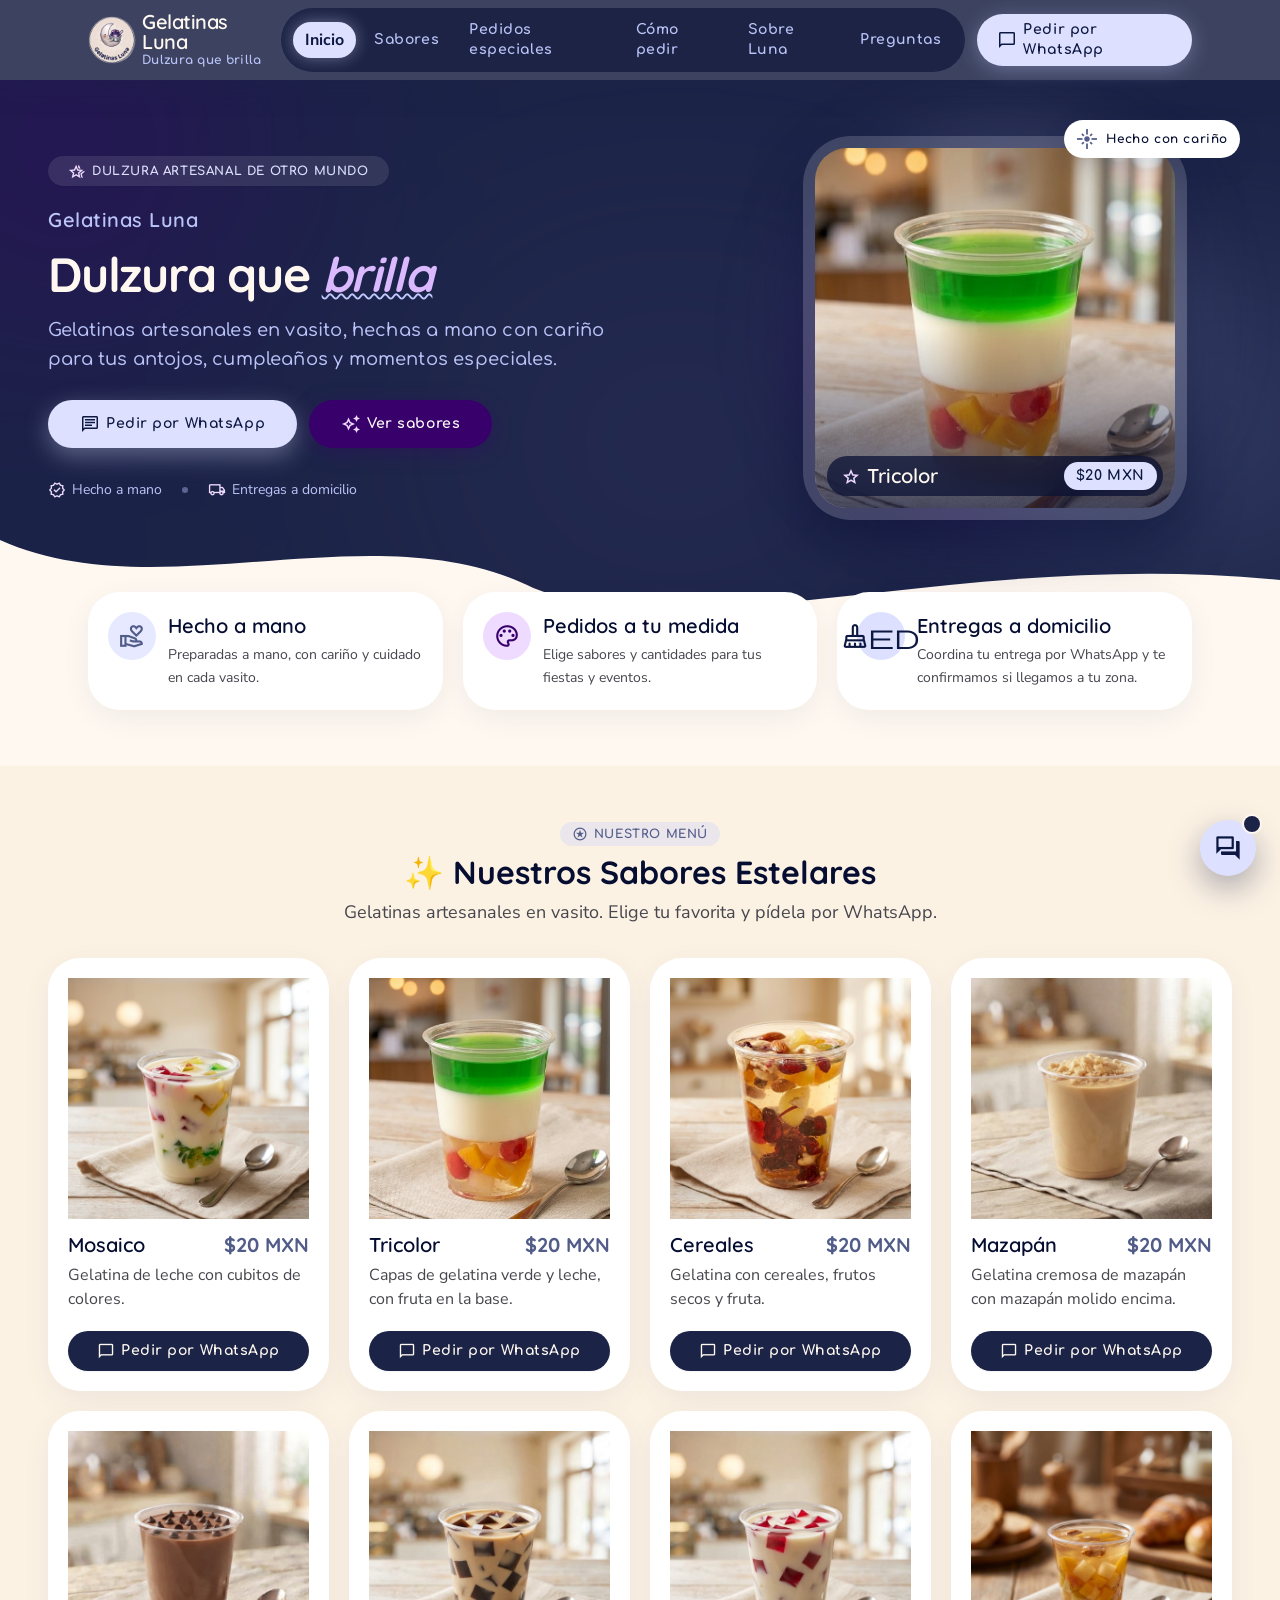
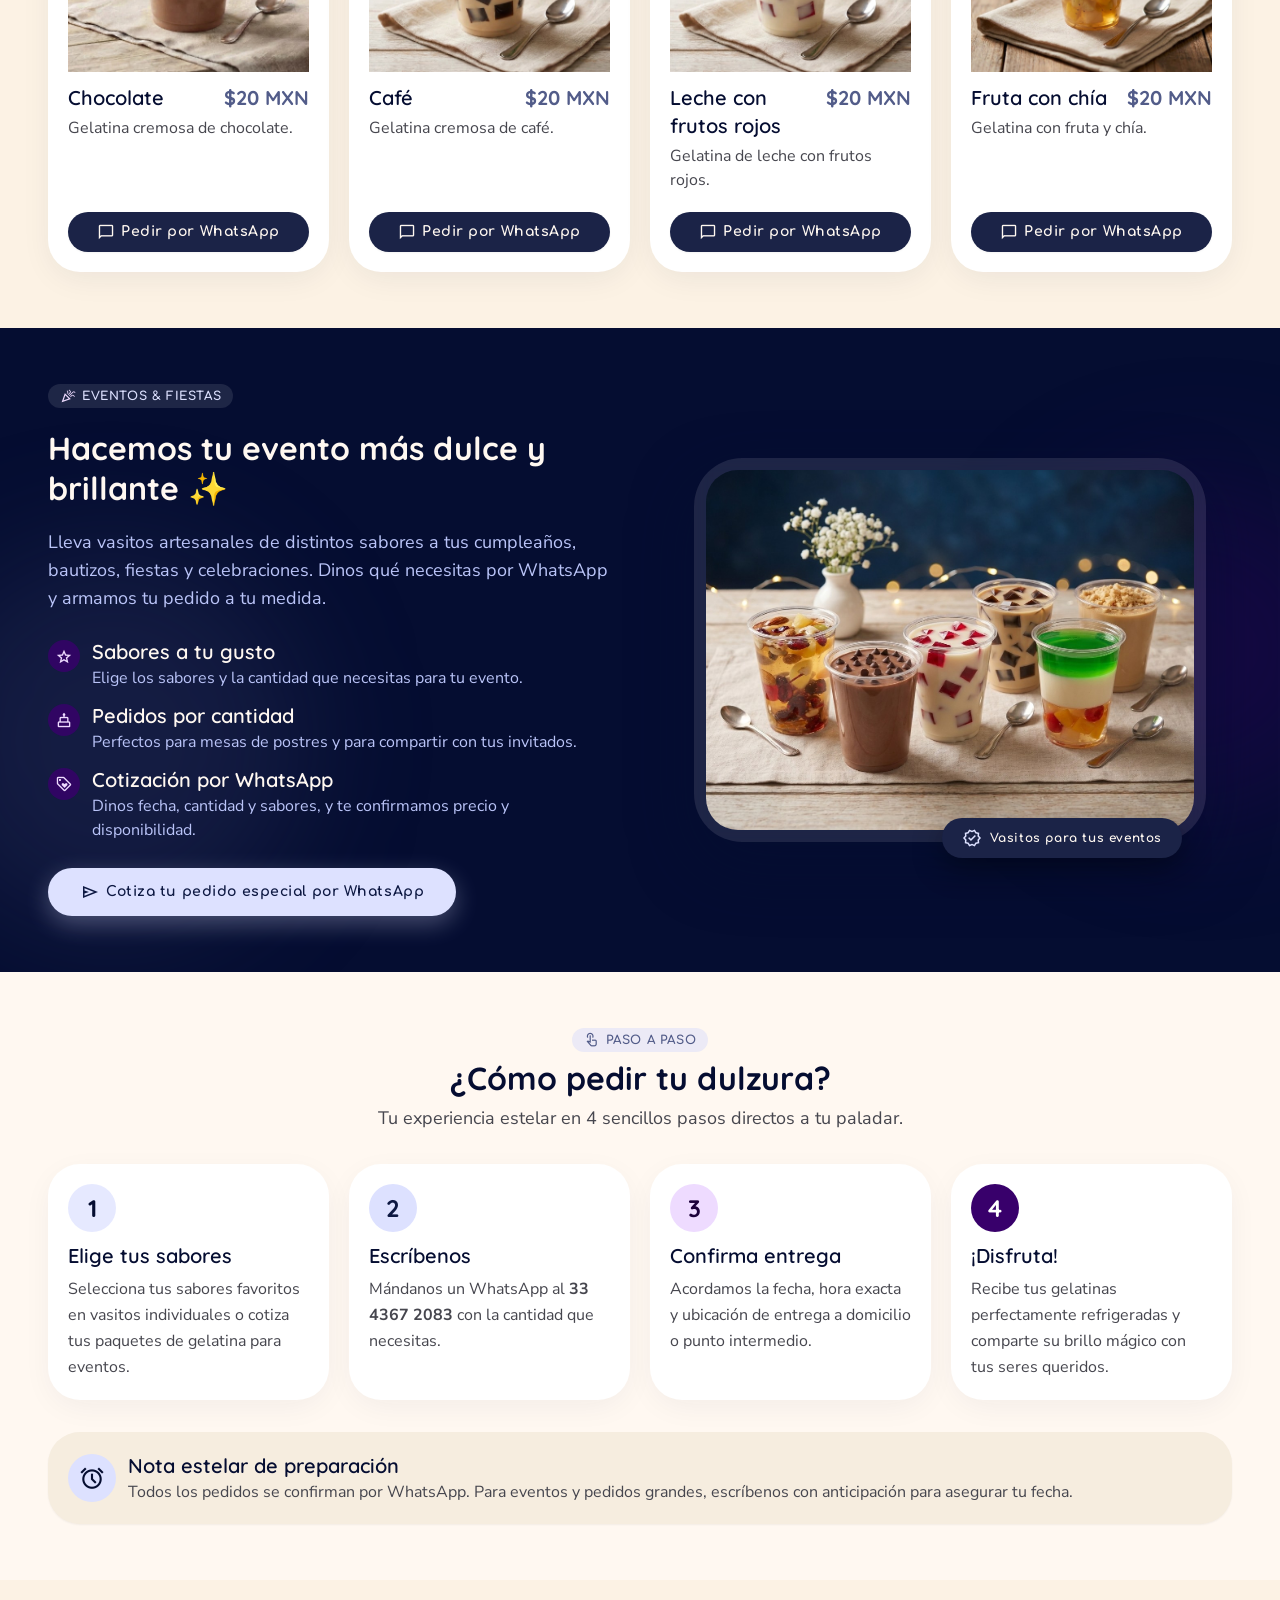
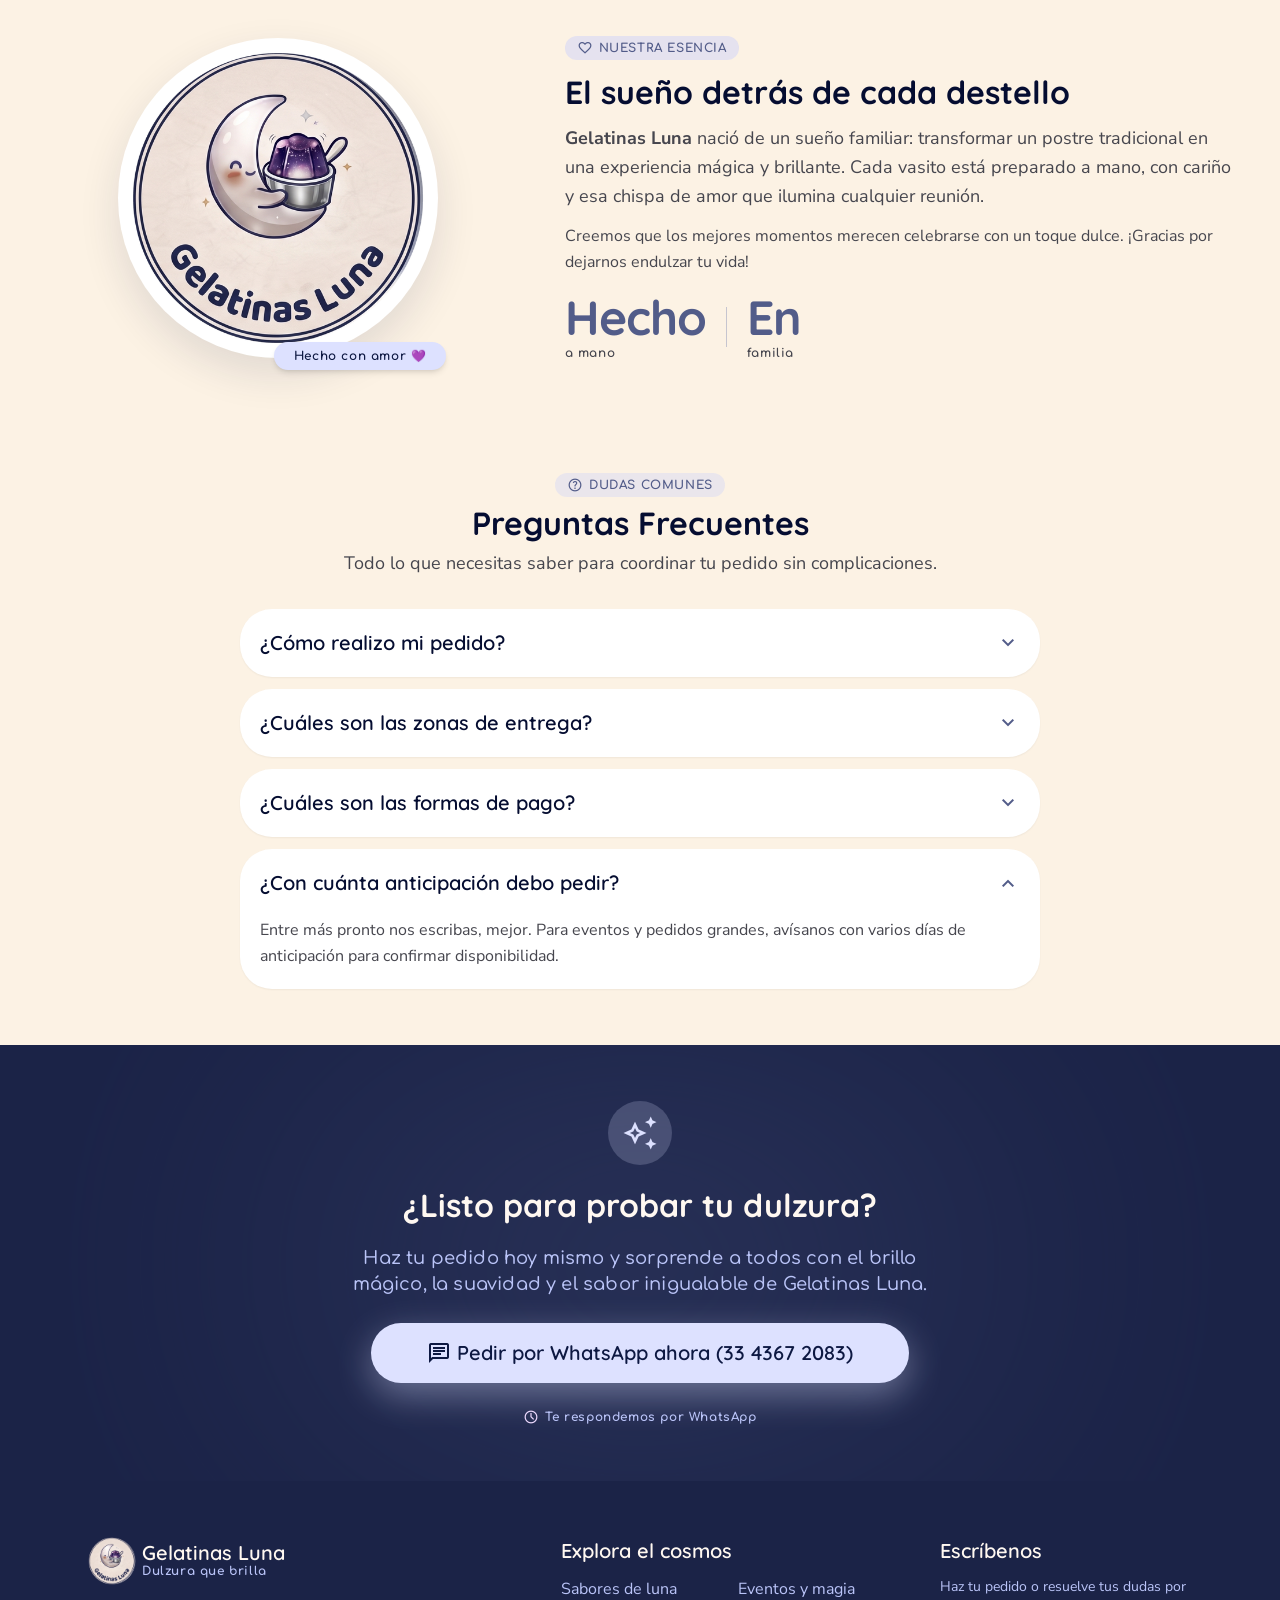
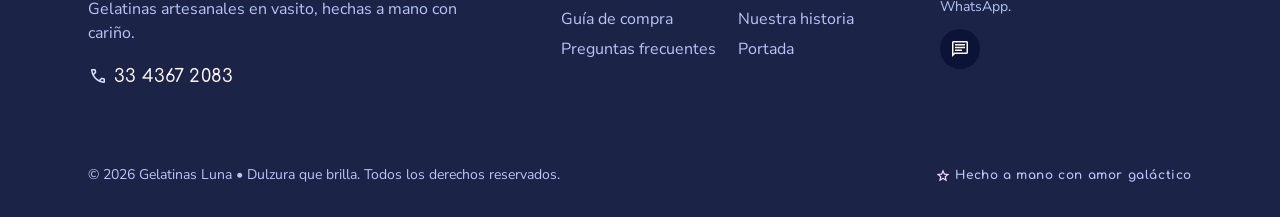
<file: index2.html>
<!DOCTYPE html><html lang="es" style=""><head><meta charset="utf-8"><meta content="width=device-width, initial-scale=1.0" name="viewport"><meta name="description" content="Gelatinas Luna: gelatinas artesanales en vasito. Dulzura que brilla. Pedidos por WhatsApp."><meta name="theme-color" content="#1B2347"><meta property="og:title" content="Gelatinas Luna - Dulzura que brilla"><meta property="og:image" content="logo.png"><link rel="icon" href="logo.png"><style>html{scroll-behavior:smooth}section[id]{scroll-margin-top:5rem}</style><title>Gelatinas Luna - Dulzura que brilla</title><link href="https://fonts.googleapis.com" rel="preconnect"><link crossorigin="" href="https://fonts.gstatic.com" rel="preconnect"><link href="https://fonts.googleapis.com/css2?family=Comfortaa:wght@500;700&amp;family=Nunito+Sans:wght@400;600;700&amp;family=Quicksand:wght@600;700&amp;display=swap" rel="stylesheet"><link href="https://fonts.googleapis.com/css2?family=Material+Symbols+Outlined:opsz,wght,FILL,GRAD@20..48,100..700,0..1,-50..200" rel="stylesheet">
<link href="https://fonts.googleapis.com/css2?family=Material+Symbols+Outlined:wght,FILL@100..700,0..1&amp;display=swap" rel="stylesheet"><style>@layer base{html,body{margin:0;padding:0;}body{overscroll-behavior:none;}main>:first-child{margin-top:0!important;}main>:last-child{margin-bottom:0!important;}}::-webkit-scrollbar{display:none;}</style><link rel="stylesheet" href="styles.css"></head><body class="bg-background font-body-md text-on-surface antialiased"><header class="fixed top-0 left-0 right-0 z-50 bg-primary-container/85 backdrop-blur-xl shadow-[0_8px_32px_-4px_rgba(27,35,71,0.25)]"><div class="h-20 max-w-[1200px] mx-auto px-margin lg:px-margin-desktop flex items-center justify-between gap-space-sm"><div class="flex items-center gap-space-sm"><a class="flex items-center gap-space-xs" href="#inicio"><img src="logo.png" alt="Logo de Gelatinas Luna" class="w-12 h-12 rounded-full"><div class="flex flex-col"><span class="font-headline-sm text-headline-sm text-surface-bright leading-none tracking-tight">Gelatinas Luna</span><span class="font-label-md text-label-md text-secondary-fixed-dim tracking-wide">Dulzura que brilla</span></div></a></div><nav class="hidden xl:flex items-center gap-space-xs bg-primary/60 px-space-sm py-space-xs rounded-full" data-active-classes="bg-secondary-fixed text-on-secondary-fixed font-bold shadow-[0_0_16px_rgba(221,225,255,0.4)]"><a aria-current="page" class="px-space-sm py-space-xs rounded-full transition-colors bg-secondary-fixed text-on-secondary-fixed font-bold shadow-[0_0_16px_rgba(221,225,255,0.4)]" href="#inicio">Inicio</a><a class="font-label-lg text-label-lg px-space-sm py-space-xs rounded-full text-secondary-fixed-dim hover:text-surface-bright transition-colors" href="#sabores">Sabores</a><a class="font-label-lg text-label-lg px-space-sm py-space-xs rounded-full text-secondary-fixed-dim hover:text-surface-bright transition-colors" href="#pedidos-especiales">Pedidos especiales</a><a class="font-label-lg text-label-lg px-space-sm py-space-xs rounded-full text-secondary-fixed-dim hover:text-surface-bright transition-colors" href="#como-pedir">Cómo pedir</a><a class="font-label-lg text-label-lg px-space-sm py-space-xs rounded-full text-secondary-fixed-dim hover:text-surface-bright transition-colors" href="#sobre-luna">Sobre Luna</a><a class="font-label-lg text-label-lg px-space-sm py-space-xs rounded-full text-secondary-fixed-dim hover:text-surface-bright transition-colors" href="#preguntas">Preguntas</a></nav><div class="flex items-center gap-space-sm"><a class="hidden sm:inline-flex items-center gap-space-xs px-space-md py-space-xs bg-secondary-fixed hover:bg-secondary-fixed-dim text-on-secondary-fixed font-label-lg text-label-lg rounded-full transition-all duration-300 shadow-[0_4px_20px_rgba(189,196,241,0.35)] hover:-translate-y-0.5" href="https://wa.me/523343672083" rel="noopener noreferrer" target="_blank"><span class="material-symbols-outlined text-[20px]">chat_bubble</span><span class="">Pedir por WhatsApp</span></a></div></div></header><main class="w-full pt-20 bg-background min-h-screen"><div class="flex flex-col w-full overflow-hidden">
<!-- HERO SECTION -->
<section class="relative w-full bg-primary-container text-surface-bright pt-space-xl pb-28 px-margin lg:px-margin-desktop overflow-hidden" id="inicio">
<!-- Starburst & Galaxy Nebulae Background Layers -->
<div class="absolute inset-0 pointer-events-none opacity-40">
<div class="absolute -top-32 -left-32 w-96 h-96 rounded-full bg-tertiary-container blur-[120px]"></div>
<div class="absolute top-1/3 -right-24 w-80 h-80 rounded-full bg-secondary blur-[100px]"></div>
<div class="absolute bottom-10 left-1/3 w-[500px] h-[300px] rounded-full bg-tertiary-fixed-dim/20 blur-[140px]"></div>
</div>
<!-- Soft Cloud Wave SVG Transition at bottom -->
<div class="absolute -bottom-1 left-0 right-0 w-full overflow-hidden leading-none z-10">
<svg class="relative block w-full h-16 md:h-24 text-surface" preserveAspectRatio="none" viewBox="0 0 1200 120">
<path d="M0,0 C150,90 350,-40 500,60 C650,140 900,10 1200,50 L1200,120 L0,120 Z" fill="currentColor"></path>
</svg>
</div>
<div class="relative z-20 max-w-[1200px] mx-auto grid grid-cols-1 lg:grid-cols-12 gap-space-lg items-center">
<!-- Left Hero Column -->
<div class="lg:col-span-7 flex flex-col items-start gap-space-md">
<!-- Floating Celestial Badge -->
<div class="inline-flex items-center gap-space-xs px-space-md py-1.5 rounded-full bg-surface-container-lowest/10 text-secondary-fixed backdrop-blur-md shadow-sm">
<span class="material-symbols-outlined text-[18px] text-tertiary-fixed">hotel_class</span>
<span class="font-label-md text-label-md tracking-wider uppercase">Dulzura artesanal de otro mundo</span>
</div>
<!-- Hero Branding & Headings -->
<div class="flex flex-col gap-space-xs">
<div class="flex items-center gap-space-sm mb-1">

<span class="font-headline-sm text-headline-sm text-secondary-fixed-dim tracking-wide">Gelatinas Luna</span>
</div>
<h1 class="font-display-lg text-display-lg text-surface-bright leading-tight tracking-tight">
            Dulzura que <span class="text-tertiary-fixed-dim italic underline decoration-secondary-container decoration-wavy decoration-2">brilla</span>
</h1>
<p class="font-subheading text-subheading text-secondary-fixed-dim max-w-xl mt-space-xs leading-relaxed">Gelatinas artesanales en vasito, hechas a mano con cariño para tus antojos, cumpleaños y momentos especiales.</p>
</div>
<!-- Action Buttons -->
<div class="flex flex-wrap items-center gap-space-sm pt-space-xs">
<a class="inline-flex items-center justify-center gap-space-xs px-space-lg py-3.5 rounded-full bg-secondary-fixed text-on-secondary-fixed font-label-lg text-label-lg shadow-[0_8px_24px_rgba(221,225,255,0.35)] hover:bg-secondary-fixed-dim hover:scale-105 active:scale-95 transition-all duration-300" href="https://wa.me/523343672083?text=Hola,%20quiero%20hacer%20un%20pedido%20de%20gelatinas" rel="noopener noreferrer" target="_blank">
<span class="material-symbols-outlined text-[20px]">chat</span>
<span class="">Pedir por WhatsApp</span>
</a>
<a class="inline-flex items-center justify-center gap-space-xs px-space-lg py-3.5 rounded-full bg-tertiary-container hover:bg-tertiary text-on-tertiary font-label-lg text-label-lg shadow-[0_4px_20px_rgba(56,0,107,0.35)] hover:-translate-y-0.5 active:scale-95 transition-all duration-300" href="#sabores">
<span class="material-symbols-outlined text-[20px] text-tertiary-fixed">auto_awesome</span>
<span class="">Ver sabores</span>
</a>
</div>
<!-- Trust highlights row -->
<div class="pt-space-sm flex items-center gap-space-md text-secondary-fixed-dim font-body-sm text-body-sm">
<div class="flex items-center gap-1.5">
<span class="material-symbols-outlined text-tertiary-fixed text-[18px]">verified</span>
<span class="">Hecho a mano</span>
</div>
<span class="w-1.5 h-1.5 rounded-full bg-secondary-container/40"></span>
<div class="flex items-center gap-1.5">
<span class="material-symbols-outlined text-tertiary-fixed text-[18px]">local_shipping</span>
<span class="">Entregas a domicilio</span>
</div>
</div>
</div>
<!-- Right Hero Graphic Visual -->
<div class="lg:col-span-5 relative flex justify-center items-center">
<!-- Circular Cosmic Glow Background -->
<div class="absolute w-72 h-72 sm:w-96 sm:h-96 rounded-full bg-gradient-to-tr from-tertiary-container/60 via-secondary/40 to-tertiary-fixed/30 blur-2xl animate-pulse"></div>
<!-- Main Focal Product Photo Card -->
<div class="relative z-20 w-full max-w-sm rounded-xl p-space-sm bg-surface-container-lowest/15 backdrop-blur-xl shadow-[0_20px_50px_rgba(5,13,49,0.5)] transform hover:rotate-1 transition-transform duration-500">
<div class="relative w-full aspect-square rounded-lg overflow-hidden shadow-inner">
<img alt="Gelatina tricolor en vasito" class="w-full h-full object-cover transition-transform duration-700 hover:scale-105" src="tricolor.jpg">
<div class="absolute inset-0 bg-gradient-to-t from-primary/70 via-transparent to-transparent"></div>
<!-- Sweet floating tag -->
<div class="absolute bottom-3 left-3 right-3 flex items-center justify-between p-space-xs rounded-full bg-primary/70 backdrop-blur-md text-surface-bright">
<span class="font-headline-sm text-headline-sm text-surface-bright flex items-center gap-1.5 pl-2"><span class="material-symbols-outlined text-[20px] text-tertiary-fixed">star</span>Tricolor</span>
<span class="font-label-lg text-label-lg px-3 py-1 rounded-full bg-secondary-fixed text-on-secondary-fixed">
                $20 MXN
              </span>
</div>
</div>
</div>
<!-- Floating Cloud Accent Sticker -->
<div class="absolute -top-4 -right-2 z-30 hidden sm:flex items-center gap-2 px-space-sm py-2 rounded-full bg-surface-container-lowest text-on-surface shadow-[0_8px_24px_rgba(27,35,71,0.15)] animate-bounce" style="animation-duration: 4s;">
<span class="material-symbols-outlined text-secondary text-[22px]">flare</span>
<span class="font-label-md text-label-md text-primary">Hecho con cariño</span>
</div>
</div>
</div>
</section>
<!-- BARRA DE CONFIANZA (PILLARS) -->
<section class="relative z-30 max-w-[1200px] mx-auto w-full px-margin lg:px-margin-desktop -mt-10 mb-space-xl">
<div class="grid grid-cols-1 md:grid-cols-3 gap-space-md">
<!-- Pillar 1 -->
<div class="flex items-start gap-space-sm p-space-md rounded-lg bg-surface-container-lowest text-on-surface shadow-[0_8px_32px_-4px_rgba(27,35,71,0.08)] hover:-translate-y-1 transition-all duration-300">
<div class="w-12 h-12 rounded-full bg-secondary-container/40 text-secondary flex items-center justify-center shrink-0">
<span class="material-symbols-outlined text-[26px]">volunteer_activism</span>
</div>
<div class="flex flex-col">
<h2 class="font-headline-sm text-headline-sm text-primary">Hecho a mano</h2>
<p class="font-body-sm text-body-sm text-on-surface-variant mt-1 leading-relaxed">
            Preparadas a mano, con cariño y cuidado en cada vasito.
          </p>
</div>
</div>
<!-- Pillar 2 -->
<div class="flex items-start gap-space-sm p-space-md rounded-lg bg-surface-container-lowest text-on-surface shadow-[0_8px_32px_-4px_rgba(27,35,71,0.08)] hover:-translate-y-1 transition-all duration-300">
<div class="w-12 h-12 rounded-full bg-tertiary-fixed text-tertiary-container flex items-center justify-center shrink-0">
<span class="material-symbols-outlined text-[26px]">palette</span>
</div>
<div class="flex flex-col">
<h2 class="font-headline-sm text-headline-sm text-primary">Pedidos a tu medida</h2>
<p class="font-body-sm text-body-sm text-on-surface-variant mt-1 leading-relaxed">
            Elige sabores y cantidades para tus fiestas y eventos.
          </p>
</div>
</div>
<!-- Pillar 3 -->
<div class="flex items-start gap-space-sm p-space-md rounded-lg bg-surface-container-lowest text-on-surface shadow-[0_8px_32px_-4px_rgba(27,35,71,0.08)] hover:-translate-y-1 transition-all duration-300">
<div class="w-12 h-12 rounded-full bg-secondary-fixed text-on-secondary-fixed flex items-center justify-center shrink-0">
<span class="material-symbols-outlined text-[26px]">moped</span>
</div>
<div class="flex flex-col">
<h2 class="font-headline-sm text-headline-sm text-primary">Entregas a domicilio</h2>
<p class="font-body-sm text-body-sm text-on-surface-variant mt-1 leading-relaxed">
            Coordina tu entrega por WhatsApp y te confirmamos si llegamos a tu zona.
          </p>
</div>
</div>
</div>
</section>
<!-- NUESTROS SABORES ESTELARES -->
<section class="w-full bg-surface-container-low py-space-xl px-margin lg:px-margin-desktop" id="sabores">
<div class="max-w-[1200px] mx-auto flex flex-col gap-space-lg">
<!-- Section Header -->
<div class="text-center max-w-2xl mx-auto flex flex-col items-center gap-space-xs">
<div class="inline-flex items-center gap-1.5 px-space-sm py-1 rounded-full bg-secondary-container/30 text-secondary font-label-md text-label-md uppercase tracking-wider">
<span class="material-symbols-outlined text-[16px]">stars</span>
          Nuestro menú
        </div>
<h2 class="font-headline-lg text-headline-lg text-primary">
          ✨ Nuestros Sabores Estelares
        </h2>
<p class="font-body-lg text-body-lg text-on-surface-variant">
          Gelatinas artesanales en vasito. Elige tu favorita y pídela por WhatsApp.
        </p>
</div>
<div class="grid grid-cols-1 sm:grid-cols-2 lg:grid-cols-4 gap-space-md"><div class="group flex flex-col rounded-lg bg-surface-container-lowest text-on-surface p-space-md shadow-[0_8px_32px_-4px_rgba(27,35,71,0.08)] hover:-translate-y-1.5 transition-all duration-300"><div class="relative w-full aspect-square rounded-DEFAULT overflow-hidden bg-primary-container/10 mb-space-sm"><div class="absolute inset-0 flex flex-col items-center justify-center gap-1 text-primary/50 font-label-md"><span class="material-symbols-outlined text-[40px]">dark_mode</span>Foto próximamente</div><img src="mosaico.jpg" alt="Gelatina de mosaico en vasito" loading="lazy" onerror="this.remove()" class="relative w-full h-full object-cover group-hover:scale-105 transition-transform duration-500"></div><div class="flex items-baseline justify-between gap-2 mb-1"><h3 class="font-headline-sm text-headline-sm text-primary">Mosaico</h3><span class="font-headline-sm text-headline-sm text-secondary font-bold whitespace-nowrap">$20 MXN</span></div><p class="font-body-md text-body-md text-on-surface-variant mb-space-md flex-grow">Gelatina de leche con cubitos de colores.</p><a class="w-full inline-flex items-center justify-center gap-space-xs py-2.5 rounded-full bg-primary-container hover:bg-secondary text-surface-bright font-label-lg text-label-lg transition-colors shadow-sm" href="https://wa.me/523343672083?text=Hola%20Gelatinas%20Luna%2C%20quiero%20pedir%20la%20gelatina%20de%20Mosaico" rel="noopener noreferrer" target="_blank"><span class="material-symbols-outlined text-[18px]">chat_bubble</span><span>Pedir por WhatsApp</span></a></div><div class="group flex flex-col rounded-lg bg-surface-container-lowest text-on-surface p-space-md shadow-[0_8px_32px_-4px_rgba(27,35,71,0.08)] hover:-translate-y-1.5 transition-all duration-300"><div class="relative w-full aspect-square rounded-DEFAULT overflow-hidden bg-primary-container/10 mb-space-sm"><div class="absolute inset-0 flex flex-col items-center justify-center gap-1 text-primary/50 font-label-md"><span class="material-symbols-outlined text-[40px]">dark_mode</span>Foto próximamente</div><img src="tricolor.jpg" alt="Gelatina de tricolor en vasito" loading="lazy" onerror="this.remove()" class="relative w-full h-full object-cover group-hover:scale-105 transition-transform duration-500"></div><div class="flex items-baseline justify-between gap-2 mb-1"><h3 class="font-headline-sm text-headline-sm text-primary">Tricolor</h3><span class="font-headline-sm text-headline-sm text-secondary font-bold whitespace-nowrap">$20 MXN</span></div><p class="font-body-md text-body-md text-on-surface-variant mb-space-md flex-grow">Capas de gelatina verde y leche, con fruta en la base.</p><a class="w-full inline-flex items-center justify-center gap-space-xs py-2.5 rounded-full bg-primary-container hover:bg-secondary text-surface-bright font-label-lg text-label-lg transition-colors shadow-sm" href="https://wa.me/523343672083?text=Hola%20Gelatinas%20Luna%2C%20quiero%20pedir%20la%20gelatina%20de%20Tricolor" rel="noopener noreferrer" target="_blank"><span class="material-symbols-outlined text-[18px]">chat_bubble</span><span>Pedir por WhatsApp</span></a></div><div class="group flex flex-col rounded-lg bg-surface-container-lowest text-on-surface p-space-md shadow-[0_8px_32px_-4px_rgba(27,35,71,0.08)] hover:-translate-y-1.5 transition-all duration-300"><div class="relative w-full aspect-square rounded-DEFAULT overflow-hidden bg-primary-container/10 mb-space-sm"><div class="absolute inset-0 flex flex-col items-center justify-center gap-1 text-primary/50 font-label-md"><span class="material-symbols-outlined text-[40px]">dark_mode</span>Foto próximamente</div><img src="cereales.jpg" alt="Gelatina de cereales en vasito" loading="lazy" onerror="this.remove()" class="relative w-full h-full object-cover group-hover:scale-105 transition-transform duration-500"></div><div class="flex items-baseline justify-between gap-2 mb-1"><h3 class="font-headline-sm text-headline-sm text-primary">Cereales</h3><span class="font-headline-sm text-headline-sm text-secondary font-bold whitespace-nowrap">$20 MXN</span></div><p class="font-body-md text-body-md text-on-surface-variant mb-space-md flex-grow">Gelatina con cereales, frutos secos y fruta.</p><a class="w-full inline-flex items-center justify-center gap-space-xs py-2.5 rounded-full bg-primary-container hover:bg-secondary text-surface-bright font-label-lg text-label-lg transition-colors shadow-sm" href="https://wa.me/523343672083?text=Hola%20Gelatinas%20Luna%2C%20quiero%20pedir%20la%20gelatina%20de%20Cereales" rel="noopener noreferrer" target="_blank"><span class="material-symbols-outlined text-[18px]">chat_bubble</span><span>Pedir por WhatsApp</span></a></div><div class="group flex flex-col rounded-lg bg-surface-container-lowest text-on-surface p-space-md shadow-[0_8px_32px_-4px_rgba(27,35,71,0.08)] hover:-translate-y-1.5 transition-all duration-300"><div class="relative w-full aspect-square rounded-DEFAULT overflow-hidden bg-primary-container/10 mb-space-sm"><div class="absolute inset-0 flex flex-col items-center justify-center gap-1 text-primary/50 font-label-md"><span class="material-symbols-outlined text-[40px]">dark_mode</span>Foto próximamente</div><img src="mazapan.jpg" alt="Gelatina de mazapán en vasito" loading="lazy" onerror="this.remove()" class="relative w-full h-full object-cover group-hover:scale-105 transition-transform duration-500"></div><div class="flex items-baseline justify-between gap-2 mb-1"><h3 class="font-headline-sm text-headline-sm text-primary">Mazapán</h3><span class="font-headline-sm text-headline-sm text-secondary font-bold whitespace-nowrap">$20 MXN</span></div><p class="font-body-md text-body-md text-on-surface-variant mb-space-md flex-grow">Gelatina cremosa de mazapán con mazapán molido encima.</p><a class="w-full inline-flex items-center justify-center gap-space-xs py-2.5 rounded-full bg-primary-container hover:bg-secondary text-surface-bright font-label-lg text-label-lg transition-colors shadow-sm" href="https://wa.me/523343672083?text=Hola%20Gelatinas%20Luna%2C%20quiero%20pedir%20la%20gelatina%20de%20Mazap%C3%A1n" rel="noopener noreferrer" target="_blank"><span class="material-symbols-outlined text-[18px]">chat_bubble</span><span>Pedir por WhatsApp</span></a></div><div class="group flex flex-col rounded-lg bg-surface-container-lowest text-on-surface p-space-md shadow-[0_8px_32px_-4px_rgba(27,35,71,0.08)] hover:-translate-y-1.5 transition-all duration-300"><div class="relative w-full aspect-square rounded-DEFAULT overflow-hidden bg-primary-container/10 mb-space-sm"><div class="absolute inset-0 flex flex-col items-center justify-center gap-1 text-primary/50 font-label-md"><span class="material-symbols-outlined text-[40px]">dark_mode</span>Foto próximamente</div><img src="chocolate.jpg" alt="Gelatina de chocolate en vasito" loading="lazy" onerror="this.remove()" class="relative w-full h-full object-cover group-hover:scale-105 transition-transform duration-500"></div><div class="flex items-baseline justify-between gap-2 mb-1"><h3 class="font-headline-sm text-headline-sm text-primary">Chocolate</h3><span class="font-headline-sm text-headline-sm text-secondary font-bold whitespace-nowrap">$20 MXN</span></div><p class="font-body-md text-body-md text-on-surface-variant mb-space-md flex-grow">Gelatina cremosa de chocolate.</p><a class="w-full inline-flex items-center justify-center gap-space-xs py-2.5 rounded-full bg-primary-container hover:bg-secondary text-surface-bright font-label-lg text-label-lg transition-colors shadow-sm" href="https://wa.me/523343672083?text=Hola%20Gelatinas%20Luna%2C%20quiero%20pedir%20la%20gelatina%20de%20Chocolate" rel="noopener noreferrer" target="_blank"><span class="material-symbols-outlined text-[18px]">chat_bubble</span><span>Pedir por WhatsApp</span></a></div><div class="group flex flex-col rounded-lg bg-surface-container-lowest text-on-surface p-space-md shadow-[0_8px_32px_-4px_rgba(27,35,71,0.08)] hover:-translate-y-1.5 transition-all duration-300"><div class="relative w-full aspect-square rounded-DEFAULT overflow-hidden bg-primary-container/10 mb-space-sm"><div class="absolute inset-0 flex flex-col items-center justify-center gap-1 text-primary/50 font-label-md"><span class="material-symbols-outlined text-[40px]">dark_mode</span>Foto próximamente</div><img src="cafe.jpg" alt="Gelatina de café en vasito" loading="lazy" onerror="this.remove()" class="relative w-full h-full object-cover group-hover:scale-105 transition-transform duration-500"></div><div class="flex items-baseline justify-between gap-2 mb-1"><h3 class="font-headline-sm text-headline-sm text-primary">Café</h3><span class="font-headline-sm text-headline-sm text-secondary font-bold whitespace-nowrap">$20 MXN</span></div><p class="font-body-md text-body-md text-on-surface-variant mb-space-md flex-grow">Gelatina cremosa de café.</p><a class="w-full inline-flex items-center justify-center gap-space-xs py-2.5 rounded-full bg-primary-container hover:bg-secondary text-surface-bright font-label-lg text-label-lg transition-colors shadow-sm" href="https://wa.me/523343672083?text=Hola%20Gelatinas%20Luna%2C%20quiero%20pedir%20la%20gelatina%20de%20Caf%C3%A9" rel="noopener noreferrer" target="_blank"><span class="material-symbols-outlined text-[18px]">chat_bubble</span><span>Pedir por WhatsApp</span></a></div><div class="group flex flex-col rounded-lg bg-surface-container-lowest text-on-surface p-space-md shadow-[0_8px_32px_-4px_rgba(27,35,71,0.08)] hover:-translate-y-1.5 transition-all duration-300"><div class="relative w-full aspect-square rounded-DEFAULT overflow-hidden bg-primary-container/10 mb-space-sm"><div class="absolute inset-0 flex flex-col items-center justify-center gap-1 text-primary/50 font-label-md"><span class="material-symbols-outlined text-[40px]">dark_mode</span>Foto próximamente</div><img src="frutos-rojos.jpg" alt="Gelatina de leche con frutos rojos en vasito" loading="lazy" onerror="this.remove()" class="relative w-full h-full object-cover group-hover:scale-105 transition-transform duration-500"></div><div class="flex items-baseline justify-between gap-2 mb-1"><h3 class="font-headline-sm text-headline-sm text-primary">Leche con frutos rojos</h3><span class="font-headline-sm text-headline-sm text-secondary font-bold whitespace-nowrap">$20 MXN</span></div><p class="font-body-md text-body-md text-on-surface-variant mb-space-md flex-grow">Gelatina de leche con frutos rojos.</p><a class="w-full inline-flex items-center justify-center gap-space-xs py-2.5 rounded-full bg-primary-container hover:bg-secondary text-surface-bright font-label-lg text-label-lg transition-colors shadow-sm" href="https://wa.me/523343672083?text=Hola%20Gelatinas%20Luna%2C%20quiero%20pedir%20la%20gelatina%20de%20Leche%20con%20frutos%20rojos" rel="noopener noreferrer" target="_blank"><span class="material-symbols-outlined text-[18px]">chat_bubble</span><span>Pedir por WhatsApp</span></a></div><div class="group flex flex-col rounded-lg bg-surface-container-lowest text-on-surface p-space-md shadow-[0_8px_32px_-4px_rgba(27,35,71,0.08)] hover:-translate-y-1.5 transition-all duration-300"><div class="relative w-full aspect-square rounded-DEFAULT overflow-hidden bg-primary-container/10 mb-space-sm"><div class="absolute inset-0 flex flex-col items-center justify-center gap-1 text-primary/50 font-label-md"><span class="material-symbols-outlined text-[40px]">dark_mode</span>Foto próximamente</div><img src="fruta-chia.jpg" alt="Gelatina de fruta con chía en vasito" loading="lazy" onerror="this.remove()" class="relative w-full h-full object-cover group-hover:scale-105 transition-transform duration-500"></div><div class="flex items-baseline justify-between gap-2 mb-1"><h3 class="font-headline-sm text-headline-sm text-primary">Fruta con chía</h3><span class="font-headline-sm text-headline-sm text-secondary font-bold whitespace-nowrap">$20 MXN</span></div><p class="font-body-md text-body-md text-on-surface-variant mb-space-md flex-grow">Gelatina con fruta y chía.</p><a class="w-full inline-flex items-center justify-center gap-space-xs py-2.5 rounded-full bg-primary-container hover:bg-secondary text-surface-bright font-label-lg text-label-lg transition-colors shadow-sm" href="https://wa.me/523343672083?text=Hola%20Gelatinas%20Luna%2C%20quiero%20pedir%20la%20gelatina%20de%20Fruta%20con%20ch%C3%ADa" rel="noopener noreferrer" target="_blank"><span class="material-symbols-outlined text-[18px]">chat_bubble</span><span>Pedir por WhatsApp</span></a></div></div></div>
</section>
<!-- SECCIÓN PEDIDOS ESPECIALES Y EVENTOS -->
<section class="w-full bg-primary text-surface-bright py-space-xl px-margin lg:px-margin-desktop relative overflow-hidden" id="pedidos-especiales">
<!-- Starry background decoration elements -->
<div class="absolute -right-20 top-1/4 w-80 h-80 rounded-full bg-tertiary-container/30 blur-3xl pointer-events-none"></div>
<div class="absolute -left-20 bottom-10 w-96 h-96 rounded-full bg-secondary/20 blur-3xl pointer-events-none"></div>
<div class="max-w-[1200px] mx-auto grid grid-cols-1 lg:grid-cols-12 gap-space-xl items-center relative z-10">
<!-- Left Column: Details & Benefits -->
<div class="lg:col-span-6 flex flex-col gap-space-md">
<div class="inline-flex items-center gap-1.5 px-space-sm py-1 rounded-full bg-surface-container-lowest/10 text-secondary-fixed w-fit font-label-md text-label-md tracking-wider uppercase">
<span class="material-symbols-outlined text-[16px] text-tertiary-fixed">celebration</span>
          Eventos &amp; Fiestas
        </div>
<h2 class="font-headline-lg text-headline-lg text-surface-bright leading-tight">
          Hacemos tu evento más dulce y brillante ✨
        </h2>
<p class="font-body-lg text-body-lg text-secondary-fixed-dim">Lleva vasitos artesanales de distintos sabores a tus cumpleaños, bautizos, fiestas y celebraciones. Dinos qué necesitas por WhatsApp y armamos tu pedido a tu medida.</p>
<!-- Feature List with Gold Star Checks -->
<div class="flex flex-col gap-space-sm pt-space-xs">
<div class="flex items-start gap-space-sm">
<div class="w-8 h-8 rounded-full bg-tertiary-container/80 flex items-center justify-center shrink-0 mt-0.5">
<span class="material-symbols-outlined text-tertiary-fixed text-[18px]">star</span>
</div>
<div>
<h4 class="font-headline-sm text-headline-sm text-surface-bright">Sabores a tu gusto</h4>
<p class="font-body-md text-body-md text-secondary-fixed-dim">Elige los sabores y la cantidad que necesitas para tu evento.</p>
</div>
</div>
<div class="flex items-start gap-space-sm"><div class="w-8 h-8 rounded-full bg-tertiary-container/80 flex items-center justify-center shrink-0 mt-0.5"><span class="material-symbols-outlined text-tertiary-fixed text-[18px]">cake</span></div><div><h4 class="font-headline-sm text-headline-sm text-surface-bright">Pedidos por cantidad</h4><p class="font-body-md text-body-md text-secondary-fixed-dim">Perfectos para mesas de postres y para compartir con tus invitados.</p></div></div>
<div class="flex items-start gap-space-sm">
<div class="w-8 h-8 rounded-full bg-tertiary-container/80 flex items-center justify-center shrink-0 mt-0.5">
<span class="material-symbols-outlined text-tertiary-fixed text-[18px]">loyalty</span>
</div>
<div>
<h4 class="font-headline-sm text-headline-sm text-surface-bright">Cotización por WhatsApp</h4>
<p class="font-body-md text-body-md text-secondary-fixed-dim">Dinos fecha, cantidad y sabores, y te confirmamos precio y disponibilidad.</p>
</div>
</div>
</div>
<!-- CTA Button -->
<div class="pt-space-xs">
<a class="inline-flex items-center gap-space-xs px-space-lg py-3.5 rounded-full bg-secondary-fixed hover:bg-secondary-fixed-dim text-on-secondary-fixed font-label-lg text-label-lg shadow-[0_8px_24px_rgba(221,225,255,0.3)] hover:scale-105 active:scale-95 transition-all duration-300" href="https://wa.me/523343672083?text=Hola%20Gelatinas%20Luna,%20quiero%20cotizar%20un%20pedido%20especial%20para%20un%20evento" rel="noopener noreferrer" target="_blank">
<span class="material-symbols-outlined text-[20px]">send</span>
<span class="">Cotiza tu pedido especial por WhatsApp</span>
</a>
</div>
</div>
<!-- Right Column: Big Showcase Cake Image -->
<div class="lg:col-span-6 relative flex justify-center">
<div class="relative w-full max-w-lg aspect-[4/3] rounded-xl p-space-sm bg-surface-container-lowest/10 backdrop-blur-md shadow-[0_24px_60px_rgba(5,13,49,0.6)]">
<div class="w-full h-full rounded-lg overflow-hidden">
<div class="relative w-full h-full flex items-center justify-center text-secondary-fixed-dim"><span>Foto próximamente</span><img src="evento.jpg" alt="Vasitos de gelatina para eventos" onerror="this.remove()" class="absolute inset-0 w-full h-full object-cover"></div>
</div>
<!-- Corner Floating Pill -->
<div class="absolute -bottom-4 right-6 flex items-center gap-2 px-space-md py-2.5 rounded-full bg-primary-container text-surface-bright shadow-[0_10px_30px_rgba(0,0,0,0.4)]"><span class="material-symbols-outlined text-secondary-fixed text-[20px]">verified</span><span class="font-label-md text-label-md">Vasitos para tus eventos</span></div>
</div>
</div>
</div>
</section>
<!-- SECCIÓN CÓMO PEDIR -->
<section class="w-full bg-surface-bright py-space-xl px-margin lg:px-margin-desktop" id="como-pedir">
<div class="max-w-[1200px] mx-auto flex flex-col gap-space-lg">
<div class="text-center max-w-2xl mx-auto flex flex-col items-center gap-space-xs">
<div class="inline-flex items-center gap-1.5 px-space-sm py-1 rounded-full bg-secondary-container/30 text-secondary font-label-md text-label-md uppercase tracking-wider">
<span class="material-symbols-outlined text-[16px]">touch_app</span>
          Paso a Paso
        </div>
<h2 class="font-headline-lg text-headline-lg text-primary">
          ¿Cómo pedir tu dulzura?
        </h2>
<p class="font-body-lg text-body-lg text-on-surface-variant">
          Tu experiencia estelar en 4 sencillos pasos directos a tu paladar.
        </p>
</div>
<!-- 4 Steps Cloud Cards -->
<div class="grid grid-cols-1 sm:grid-cols-2 lg:grid-cols-4 gap-space-md">
<!-- Step 1 -->
<div class="relative p-space-md rounded-lg bg-surface-container-lowest text-on-surface shadow-[0_8px_32px_-4px_rgba(27,35,71,0.06)] flex flex-col items-start gap-space-xs hover:-translate-y-1 transition-transform">
<div class="w-12 h-12 rounded-full bg-secondary-container/40 text-primary font-headline-md text-headline-md flex items-center justify-center font-bold">
            1
          </div>
<h3 class="font-headline-sm text-headline-sm text-primary mt-1">Elige tus sabores</h3>
<p class="font-body-md text-body-md text-on-surface-variant leading-relaxed">Selecciona tus sabores favoritos en vasitos individuales o cotiza tus paquetes de gelatina para eventos.</p>
</div>
<!-- Step 2 -->
<div class="relative p-space-md rounded-lg bg-surface-container-lowest text-on-surface shadow-[0_8px_32px_-4px_rgba(27,35,71,0.06)] flex flex-col items-start gap-space-xs hover:-translate-y-1 transition-transform">
<div class="w-12 h-12 rounded-full bg-secondary-fixed text-on-secondary-fixed font-headline-md text-headline-md flex items-center justify-center font-bold">
            2
          </div>
<h3 class="font-headline-sm text-headline-sm text-primary mt-1">Escríbenos</h3>
<p class="font-body-md text-body-md text-on-surface-variant leading-relaxed">
            Mándanos un WhatsApp al <strong>33 4367 2083</strong> con la cantidad que necesitas.
          </p>
</div>
<!-- Step 3 -->
<div class="relative p-space-md rounded-lg bg-surface-container-lowest text-on-surface shadow-[0_8px_32px_-4px_rgba(27,35,71,0.06)] flex flex-col items-start gap-space-xs hover:-translate-y-1 transition-transform">
<div class="w-12 h-12 rounded-full bg-tertiary-fixed text-tertiary font-headline-md text-headline-md flex items-center justify-center font-bold">
            3
          </div>
<h3 class="font-headline-sm text-headline-sm text-primary mt-1">Confirma entrega</h3>
<p class="font-body-md text-body-md text-on-surface-variant leading-relaxed">
            Acordamos la fecha, hora exacta y ubicación de entrega a domicilio o punto intermedio.
          </p>
</div>
<!-- Step 4 -->
<div class="relative p-space-md rounded-lg bg-surface-container-lowest text-on-surface shadow-[0_8px_32px_-4px_rgba(27,35,71,0.06)] flex flex-col items-start gap-space-xs hover:-translate-y-1 transition-transform">
<div class="w-12 h-12 rounded-full bg-tertiary-container text-on-tertiary font-headline-md text-headline-md flex items-center justify-center font-bold">
            4
          </div>
<h3 class="font-headline-sm text-headline-sm text-primary mt-1">¡Disfruta!</h3>
<p class="font-body-md text-body-md text-on-surface-variant leading-relaxed">
            Recibe tus gelatinas perfectamente refrigeradas y comparte su brillo mágico con tus seres queridos.
          </p>
</div>
</div>
<!-- Nota Estelar Notice Card -->
<div class="p-space-md rounded-lg bg-surface-container flex flex-col sm:flex-row items-center gap-space-sm text-center sm:text-left shadow-sm">
<div class="w-12 h-12 rounded-full bg-secondary-fixed text-primary flex items-center justify-center shrink-0">
<span class="material-symbols-outlined text-[26px]">alarm</span>
</div>
<div class="flex flex-col">
<span class="font-headline-sm text-headline-sm text-primary">Nota estelar de preparación</span>
<p class="font-body-md text-body-md text-on-surface-variant">Todos los pedidos se confirman por WhatsApp. Para eventos y pedidos grandes, escríbenos con anticipación para asegurar tu fecha.</p>
</div>
</div>
</div>
</section>
<!-- SECCIÓN SOBRE GELATINAS LUNA -->
<section class="w-full bg-surface-container-low py-space-xl px-margin lg:px-margin-desktop" id="sobre-luna">
<div class="max-w-[1200px] mx-auto grid grid-cols-1 md:grid-cols-12 gap-space-xl items-center">
<!-- Mascot / Brand Character Presentation -->
<div class="md:col-span-5 flex justify-center">
<div class="relative">
<div class="w-64 h-64 sm:w-80 sm:h-80 rounded-full bg-surface-container-lowest p-space-sm shadow-[0_16px_40px_rgba(27,35,71,0.12)] flex items-center justify-center">
<!-- Using the exact mascot reference image -->
<img class="w-full h-full object-contain rounded-full" alt="Logo de Gelatinas Luna" src="logo.png">
</div>
<div class="absolute -bottom-3 -right-2 bg-secondary-fixed text-on-secondary-fixed px-space-md py-1.5 rounded-full font-label-md text-label-md shadow-md">
            Hecho con amor 💜
          </div>
</div>
</div>
<!-- Narrative Text -->
<div class="md:col-span-7 flex flex-col gap-space-sm">
<div class="inline-flex items-center gap-1.5 px-space-sm py-1 rounded-full bg-secondary-container/40 text-secondary w-fit font-label-md text-label-md uppercase tracking-wider">
<span class="material-symbols-outlined text-[16px]">favorite</span>
          Nuestra Esencia
        </div>
<h2 class="font-headline-lg text-headline-lg text-primary">
          El sueño detrás de cada destello
        </h2>
<p class="font-body-lg text-body-lg text-on-surface-variant leading-relaxed">
<strong>Gelatinas Luna</strong> nació de un sueño familiar: transformar un postre tradicional en una experiencia mágica y brillante. Cada vasito está preparado a mano, con cariño y esa chispa de amor que ilumina cualquier reunión.
        </p>
<p class="font-body-md text-body-md text-on-surface-variant leading-relaxed">
          Creemos que los mejores momentos merecen celebrarse con un toque dulce. ¡Gracias por dejarnos endulzar tu vida!
        </p>
<div class="flex items-center gap-space-md pt-space-xs">
<div class="flex flex-col">
<span class="font-display-lg text-display-lg text-secondary leading-none">Hecho</span>
<span class="font-label-md text-label-md text-on-surface-variant mt-1">a mano</span>
</div>
<div class="w-px h-10 bg-outline-variant"></div>
<div class="flex flex-col">
<span class="font-display-lg text-display-lg text-secondary leading-none">En</span>
<span class="font-label-md text-label-md text-on-surface-variant mt-1">familia</span>
</div>
</div>
</div>
</div>
</section>
<!-- PREGUNTAS FRECUENTES (FAQ ACORDEÓN) -->
<section class="w-full bg-surface-container-low py-space-xl px-margin lg:px-margin-desktop" id="preguntas">
<div class="max-w-[800px] mx-auto flex flex-col gap-space-lg">
<div class="text-center flex flex-col items-center gap-space-xs">
<div class="inline-flex items-center gap-1.5 px-space-sm py-1 rounded-full bg-secondary-container/30 text-secondary font-label-md text-label-md uppercase tracking-wider">
<span class="material-symbols-outlined text-[16px]">help</span>
          Dudas Comunes
        </div>
<h2 class="font-headline-lg text-headline-lg text-primary">
          Preguntas Frecuentes
        </h2>
<p class="font-body-lg text-body-lg text-on-surface-variant">
          Todo lo que necesitas saber para coordinar tu pedido sin complicaciones.
        </p>
</div>
<!-- FAQ Accordion Container -->
<div class="flex flex-col gap-space-sm" id="faq-list">
<!-- Question 1 -->
<div class="rounded-lg bg-surface-container-lowest shadow-sm overflow-hidden transition-all duration-200">
<button class="faq-btn w-full p-space-md text-left flex items-center justify-between gap-space-sm hover:bg-surface-container/50 transition-colors" type="button">
<span class="font-headline-sm text-headline-sm text-primary">¿Cómo realizo mi pedido?</span>
<span class="material-symbols-outlined text-secondary transition-transform duration-300" style="transform: rotate(0deg);">expand_more</span>
</button>
<div class="faq-panel px-space-md pb-space-md text-on-surface-variant font-body-md text-body-md leading-relaxed hidden">
            ¡Es muy fácil! Sólo da clic en cualquiera de los botones de WhatsApp de la página con los sabores y cantidades que deseas, o escríbenos directamente al <strong>33 4367 2083</strong>. Te confirmaremos disponibilidad y detalles de inmediato.
          </div>
</div>
<!-- Question 2 -->
<div class="rounded-lg bg-surface-container-lowest shadow-sm overflow-hidden transition-all duration-200">
<button class="faq-btn w-full p-space-md text-left flex items-center justify-between gap-space-sm hover:bg-surface-container/50 transition-colors" type="button">
<span class="font-headline-sm text-headline-sm text-primary">¿Cuáles son las zonas de entrega?</span>
<span class="material-symbols-outlined text-secondary transition-transform duration-300" style="transform: rotate(0deg);">expand_more</span>
</button>
<div class="faq-panel px-space-md pb-space-md text-on-surface-variant font-body-md text-body-md leading-relaxed hidden">
            Hacemos entregas a domicilio. Escríbenos por WhatsApp con tu ubicación y te confirmamos si llegamos a tu zona.
          </div>
</div>
<!-- Question 3 -->
<div class="rounded-lg bg-surface-container-lowest shadow-sm overflow-hidden transition-all duration-200">
<button class="faq-btn w-full p-space-md text-left flex items-center justify-between gap-space-sm hover:bg-surface-container/50 transition-colors" type="button">
<span class="font-headline-sm text-headline-sm text-primary">¿Cuáles son las formas de pago?</span>
<span class="material-symbols-outlined text-secondary transition-transform duration-300" style="transform: rotate(0deg);">expand_more</span>
</button>
<div class="faq-panel px-space-md pb-space-md text-on-surface-variant font-body-md text-body-md leading-relaxed hidden">
            Te confirmamos las formas de pago al coordinar tu pedido por WhatsApp.
          </div>
</div>
<!-- Question 4 -->
<div class="rounded-lg bg-surface-container-lowest shadow-sm overflow-hidden transition-all duration-200">
<button class="faq-btn w-full p-space-md text-left flex items-center justify-between gap-space-sm hover:bg-surface-container/50 transition-colors" type="button">
<span class="font-headline-sm text-headline-sm text-primary">¿Con cuánta anticipación debo pedir?</span>
<span class="material-symbols-outlined text-secondary transition-transform duration-300" style="transform: rotate(180deg);">expand_more</span>
</button>
<div class="faq-panel px-space-md pb-space-md text-on-surface-variant font-body-md text-body-md leading-relaxed">Entre más pronto nos escribas, mejor. Para eventos y pedidos grandes, avísanos con varios días de anticipación para confirmar disponibilidad.</div>
</div>
</div>
</div>
</section>
<!-- LLAMADO FINAL A LA ACCIÓN (BANDA NOCTURNA CÓSMICA) -->
<section class="w-full bg-primary-container text-surface-bright py-space-xl px-margin lg:px-margin-desktop relative overflow-hidden">
<div class="absolute inset-0 pointer-events-none opacity-30">
<div class="absolute top-1/2 left-1/2 -translate-x-1/2 -translate-y-1/2 w-[700px] h-[350px] bg-secondary blur-[140px] rounded-full"></div>
</div>
<div class="max-w-[900px] mx-auto text-center relative z-10 flex flex-col items-center gap-space-md">
<div class="w-16 h-16 rounded-full bg-secondary-fixed/20 flex items-center justify-center text-secondary-fixed">
<span class="material-symbols-outlined text-[36px]">auto_awesome</span>
</div>
<h2 class="font-headline-lg text-headline-lg text-surface-bright leading-tight">
        ¿Listo para probar tu dulzura?
      </h2>
<p class="font-subheading text-subheading text-secondary-fixed-dim max-w-xl">
        Haz tu pedido hoy mismo y sorprende a todos con el brillo mágico, la suavidad y el sabor inigualable de Gelatinas Luna.
      </p>
<div class="flex flex-col sm:flex-row items-center gap-space-sm pt-space-xs">
<a class="inline-flex items-center justify-center gap-space-xs px-space-xl py-4 rounded-full bg-secondary-fixed hover:bg-secondary-fixed-dim text-on-secondary-fixed font-headline-sm text-headline-sm shadow-[0_12px_36px_rgba(221,225,255,0.4)] hover:scale-105 active:scale-95 transition-all duration-300" href="https://wa.me/523343672083?text=Hola%20Gelatinas%20Luna,%20quiero%20hacer%20un%20pedido" rel="noopener noreferrer" target="_blank">
<span class="material-symbols-outlined text-[24px]">chat</span>
<span class="">Pedir por WhatsApp ahora (33 4367 2083)</span>
</a>
</div>
<span class="font-label-md text-label-md text-secondary-fixed-dim flex items-center gap-1.5 pt-space-xs">
<span class="material-symbols-outlined text-[16px] text-tertiary-fixed">schedule</span>
        Te respondemos por WhatsApp
      </span>
</div>
</section>
<!-- Accordion interactivity script -->
<script>
    document.querySelectorAll('.faq-btn').forEach(btn => {
      btn.addEventListener('click', () => {
        const panel = btn.nextElementSibling;
        const icon = btn.querySelector('.material-symbols-outlined');
        const isHidden = panel.classList.contains('hidden');
        
        // Close all
        document.querySelectorAll('.faq-panel').forEach(p => p.classList.add('hidden'));
        document.querySelectorAll('.faq-btn .material-symbols-outlined').forEach(i => i.style.transform = 'rotate(0deg)');
        
        if (isHidden) {
          panel.classList.remove('hidden');
          icon.style.transform = 'rotate(180deg)';
        }
      });
    });
  </script>
</div></main><aside class="fixed bottom-6 right-6 z-50 flex items-center justify-center"><a aria-label="WhatsApp Concierge Gelatinas Luna" class="group relative flex items-center justify-center w-14 h-14 rounded-full bg-secondary-fixed text-on-secondary-fixed shadow-[0_12px_32px_rgba(13,24,66,0.35)] hover:shadow-[0_14px_36px_rgba(107,63,160,0.4)] transition-all duration-300 hover:scale-105 active:scale-95" href="https://wa.me/523343672083" rel="noopener noreferrer" target="_blank"><span class="absolute -top-1 -right-1 flex h-4 w-4"><span class="animate-ping absolute inline-flex h-full w-full rounded-full bg-secondary-container opacity-75"></span><span class="relative inline-flex rounded-full h-4 w-4 bg-primary-container ring-2 ring-surface-bright"></span></span><span class="material-symbols-outlined text-[28px] transition-transform duration-300 group-hover:rotate-12">forum</span></a></aside><footer class="w-full bg-primary-container text-on-primary-container pt-space-xl pb-space-lg shadow-[0_-8px_32px_rgba(27,35,71,0.15)]"><div class="max-w-[1200px] mx-auto px-margin lg:px-margin-desktop"><div class="grid grid-cols-1 md:grid-cols-12 gap-space-lg items-start pb-space-xl"><div class="md:col-span-5 flex flex-col gap-space-sm"><div class="flex items-center gap-space-xs"><img src="logo.png" alt="Logo de Gelatinas Luna" class="w-12 h-12 rounded-full"><div class="flex flex-col"><span class="font-headline-sm text-headline-sm text-surface-bright leading-none">Gelatinas Luna</span><span class="font-label-md text-label-md text-secondary-fixed-dim">Dulzura que brilla</span></div></div><p class="font-body-md text-body-md text-secondary-fixed-dim max-w-sm">Gelatinas artesanales en vasito, hechas a mano con cariño.</p><div class="flex items-center gap-space-xs pt-space-xs"><span class="material-symbols-outlined text-secondary-fixed text-[20px]">call</span><a class="font-subheading text-subheading text-surface-bright hover:text-secondary-fixed transition-colors" href="tel:+523343672083">33 4367 2083</a></div></div><div class="md:col-span-4 flex flex-col gap-space-xs"><span class="font-headline-sm text-headline-sm text-surface-bright mb-space-xs">Explora el cosmos</span><div class="grid grid-cols-2 gap-space-xs"><a class="font-body-md text-body-md text-secondary-fixed-dim hover:text-surface-bright transition-colors" href="#sabores">Sabores de luna</a><a class="font-body-md text-body-md text-secondary-fixed-dim hover:text-surface-bright transition-colors" href="#pedidos-especiales">Eventos y magia</a><a class="font-body-md text-body-md text-secondary-fixed-dim hover:text-surface-bright transition-colors" href="#como-pedir">Guía de compra</a><a class="font-body-md text-body-md text-secondary-fixed-dim hover:text-surface-bright transition-colors" href="#sobre-luna">Nuestra historia</a><a class="font-body-md text-body-md text-secondary-fixed-dim hover:text-surface-bright transition-colors" href="#preguntas">Preguntas frecuentes</a><a class="font-body-md text-body-md text-secondary-fixed-dim hover:text-surface-bright transition-colors" href="#inicio">Portada</a></div></div><div class="md:col-span-3 flex flex-col gap-space-sm"><span class="font-headline-sm text-headline-sm text-surface-bright">Escríbenos</span><p class="font-body-sm text-body-sm text-secondary-fixed-dim">Haz tu pedido o resuelve tus dudas por WhatsApp.</p><div class="flex items-center gap-space-xs"><a aria-label="WhatsApp" class="w-10 h-10 rounded-full bg-primary/70 flex items-center justify-center text-surface-bright hover:bg-secondary-fixed hover:text-on-secondary-fixed transition-all" href="https://wa.me/523343672083" rel="noopener noreferrer" target="_blank"><span class="material-symbols-outlined text-[20px]">chat</span></a></div></div></div><div class="pt-space-md flex flex-col sm:flex-row items-center justify-between gap-space-sm text-center sm:text-left"><span class="font-body-sm text-body-sm text-secondary-fixed-dim">© 2026 Gelatinas Luna • Dulzura que brilla. Todos los derechos reservados.</span><div class="flex items-center gap-space-md"><span class="font-label-md text-label-md text-secondary-fixed-dim flex items-center gap-1"><span class="material-symbols-outlined text-[16px] text-tertiary-fixed">star</span> Hecho a mano con amor galáctico</span></div></div></div></footer>





















</body></html>
</file>
<file: styles.css>
*,:after,:before{--tw-border-spacing-x:0;--tw-border-spacing-y:0;--tw-translate-x:0;--tw-translate-y:0;--tw-rotate:0;--tw-skew-x:0;--tw-skew-y:0;--tw-scale-x:1;--tw-scale-y:1;--tw-pan-x: ;--tw-pan-y: ;--tw-pinch-zoom: ;--tw-scroll-snap-strictness:proximity;--tw-gradient-from-position: ;--tw-gradient-via-position: ;--tw-gradient-to-position: ;--tw-ordinal: ;--tw-slashed-zero: ;--tw-numeric-figure: ;--tw-numeric-spacing: ;--tw-numeric-fraction: ;--tw-ring-inset: ;--tw-ring-offset-width:0px;--tw-ring-offset-color:#fff;--tw-ring-color:rgba(59,130,246,.5);--tw-ring-offset-shadow:0 0 #0000;--tw-ring-shadow:0 0 #0000;--tw-shadow:0 0 #0000;--tw-shadow-colored:0 0 #0000;--tw-blur: ;--tw-brightness: ;--tw-contrast: ;--tw-grayscale: ;--tw-hue-rotate: ;--tw-invert: ;--tw-saturate: ;--tw-sepia: ;--tw-drop-shadow: ;--tw-backdrop-blur: ;--tw-backdrop-brightness: ;--tw-backdrop-contrast: ;--tw-backdrop-grayscale: ;--tw-backdrop-hue-rotate: ;--tw-backdrop-invert: ;--tw-backdrop-opacity: ;--tw-backdrop-saturate: ;--tw-backdrop-sepia: ;--tw-contain-size: ;--tw-contain-layout: ;--tw-contain-paint: ;--tw-contain-style: }::backdrop{--tw-border-spacing-x:0;--tw-border-spacing-y:0;--tw-translate-x:0;--tw-translate-y:0;--tw-rotate:0;--tw-skew-x:0;--tw-skew-y:0;--tw-scale-x:1;--tw-scale-y:1;--tw-pan-x: ;--tw-pan-y: ;--tw-pinch-zoom: ;--tw-scroll-snap-strictness:proximity;--tw-gradient-from-position: ;--tw-gradient-via-position: ;--tw-gradient-to-position: ;--tw-ordinal: ;--tw-slashed-zero: ;--tw-numeric-figure: ;--tw-numeric-spacing: ;--tw-numeric-fraction: ;--tw-ring-inset: ;--tw-ring-offset-width:0px;--tw-ring-offset-color:#fff;--tw-ring-color:rgba(59,130,246,.5);--tw-ring-offset-shadow:0 0 #0000;--tw-ring-shadow:0 0 #0000;--tw-shadow:0 0 #0000;--tw-shadow-colored:0 0 #0000;--tw-blur: ;--tw-brightness: ;--tw-contrast: ;--tw-grayscale: ;--tw-hue-rotate: ;--tw-invert: ;--tw-saturate: ;--tw-sepia: ;--tw-drop-shadow: ;--tw-backdrop-blur: ;--tw-backdrop-brightness: ;--tw-backdrop-contrast: ;--tw-backdrop-grayscale: ;--tw-backdrop-hue-rotate: ;--tw-backdrop-invert: ;--tw-backdrop-opacity: ;--tw-backdrop-saturate: ;--tw-backdrop-sepia: ;--tw-contain-size: ;--tw-contain-layout: ;--tw-contain-paint: ;--tw-contain-style: }/*! tailwindcss v3.4.19 | MIT License | https://tailwindcss.com*/*,:after,:before{box-sizing:border-box;border:0 solid #e5e7eb}:after,:before{--tw-content:""}:host,html{line-height:1.5;-webkit-text-size-adjust:100%;-moz-tab-size:4;-o-tab-size:4;tab-size:4;font-family:ui-sans-serif,system-ui,sans-serif,Apple Color Emoji,Segoe UI Emoji,Segoe UI Symbol,Noto Color Emoji;font-feature-settings:normal;font-variation-settings:normal;-webkit-tap-highlight-color:transparent}body{margin:0;line-height:inherit}hr{height:0;color:inherit;border-top-width:1px}abbr:where([title]){-webkit-text-decoration:underline dotted;text-decoration:underline dotted}h1,h2,h3,h4,h5,h6{font-size:inherit;font-weight:inherit}a{color:inherit;text-decoration:inherit}b,strong{font-weight:bolder}code,kbd,pre,samp{font-family:ui-monospace,SFMono-Regular,Menlo,Monaco,Consolas,Liberation Mono,Courier New,monospace;font-feature-settings:normal;font-variation-settings:normal;font-size:1em}small{font-size:80%}sub,sup{font-size:75%;line-height:0;position:relative;vertical-align:baseline}sub{bottom:-.25em}sup{top:-.5em}table{text-indent:0;border-color:inherit;border-collapse:collapse}button,input,optgroup,select,textarea{font-family:inherit;font-feature-settings:inherit;font-variation-settings:inherit;font-size:100%;font-weight:inherit;line-height:inherit;letter-spacing:inherit;color:inherit;margin:0;padding:0}button,select{text-transform:none}button,input:where([type=button]),input:where([type=reset]),input:where([type=submit]){-webkit-appearance:button;background-color:transparent;background-image:none}:-moz-focusring{outline:auto}:-moz-ui-invalid{box-shadow:none}progress{vertical-align:baseline}::-webkit-inner-spin-button,::-webkit-outer-spin-button{height:auto}[type=search]{-webkit-appearance:textfield;outline-offset:-2px}::-webkit-search-decoration{-webkit-appearance:none}::-webkit-file-upload-button{-webkit-appearance:button;font:inherit}summary{display:list-item}blockquote,dd,dl,figure,h1,h2,h3,h4,h5,h6,hr,p,pre{margin:0}fieldset{margin:0}fieldset,legend{padding:0}menu,ol,ul{list-style:none;margin:0;padding:0}dialog{padding:0}textarea{resize:vertical}input::-moz-placeholder,textarea::-moz-placeholder{opacity:1;color:#9ca3af}input::placeholder,textarea::placeholder{opacity:1;color:#9ca3af}[role=button],button{cursor:pointer}:disabled{cursor:default}audio,canvas,embed,iframe,img,object,svg,video{display:block;vertical-align:middle}img,video{max-width:100%;height:auto}[hidden]:where(:not([hidden=until-found])){display:none}.pointer-events-none{pointer-events:none}.fixed{position:fixed}.absolute{position:absolute}.relative{position:relative}.inset-0{inset:0}.-bottom-1{bottom:-.25rem}.-bottom-3{bottom:-.75rem}.-bottom-4{bottom:-1rem}.-left-20{left:-5rem}.-left-32{left:-8rem}.-right-1{right:-.25rem}.-right-2{right:-.5rem}.-right-20{right:-5rem}.-right-24{right:-6rem}.-top-1{top:-.25rem}.-top-32{top:-8rem}.-top-4{top:-1rem}.bottom-10{bottom:2.5rem}.bottom-3{bottom:.75rem}.bottom-6{bottom:1.5rem}.left-0{left:0}.left-1\/2{left:50%}.left-1\/3{left:33.333333%}.left-3{left:.75rem}.right-0{right:0}.right-3{right:.75rem}.right-6{right:1.5rem}.top-0{top:0}.top-1\/2{top:50%}.top-1\/3{top:33.333333%}.top-1\/4{top:25%}.z-10{z-index:10}.z-20{z-index:20}.z-30{z-index:30}.z-50{z-index:50}.mx-auto{margin-left:auto;margin-right:auto}.-mt-10{margin-top:-2.5rem}.mb-1{margin-bottom:.25rem}.mb-space-md{margin-bottom:1.25rem}.mb-space-sm{margin-bottom:.75rem}.mb-space-xl{margin-bottom:3.5rem}.mb-space-xs{margin-bottom:.375rem}.mt-0\.5{margin-top:.125rem}.mt-1{margin-top:.25rem}.mt-space-xs{margin-top:.375rem}.block{display:block}.flex{display:flex}.inline-flex{display:inline-flex}.grid{display:grid}.hidden{display:none}.aspect-\[4\/3\]{aspect-ratio:4/3}.aspect-square{aspect-ratio:1/1}.h-1\.5{height:.375rem}.h-10{height:2.5rem}.h-12{height:3rem}.h-14{height:3.5rem}.h-16{height:4rem}.h-20{height:5rem}.h-4{height:1rem}.h-64{height:16rem}.h-72{height:18rem}.h-8{height:2rem}.h-80{height:20rem}.h-96{height:24rem}.h-\[300px\]{height:300px}.h-\[350px\]{height:350px}.h-full{height:100%}.min-h-screen{min-height:100vh}.w-1\.5{width:.375rem}.w-10{width:2.5rem}.w-12{width:3rem}.w-14{width:3.5rem}.w-16{width:4rem}.w-4{width:1rem}.w-64{width:16rem}.w-72{width:18rem}.w-8{width:2rem}.w-80{width:20rem}.w-96{width:24rem}.w-\[500px\]{width:500px}.w-\[700px\]{width:700px}.w-fit{width:-moz-fit-content;width:fit-content}.w-full{width:100%}.w-px{width:1px}.max-w-2xl{max-width:42rem}.max-w-\[1200px\]{max-width:1200px}.max-w-\[800px\]{max-width:800px}.max-w-\[900px\]{max-width:900px}.max-w-lg{max-width:32rem}.max-w-sm{max-width:24rem}.max-w-xl{max-width:36rem}.shrink-0{flex-shrink:0}.flex-grow{flex-grow:1}.-translate-x-1\/2{--tw-translate-x:-50%}.-translate-x-1\/2,.-translate-y-1\/2{transform:translate(var(--tw-translate-x),var(--tw-translate-y)) rotate(var(--tw-rotate)) skewX(var(--tw-skew-x)) skewY(var(--tw-skew-y)) scaleX(var(--tw-scale-x)) scaleY(var(--tw-scale-y))}.-translate-y-1\/2{--tw-translate-y:-50%}.transform{transform:translate(var(--tw-translate-x),var(--tw-translate-y)) rotate(var(--tw-rotate)) skewX(var(--tw-skew-x)) skewY(var(--tw-skew-y)) scaleX(var(--tw-scale-x)) scaleY(var(--tw-scale-y))}@keyframes bounce{0%,to{transform:translateY(-25%);animation-timing-function:cubic-bezier(.8,0,1,1)}50%{transform:none;animation-timing-function:cubic-bezier(0,0,.2,1)}}.animate-bounce{animation:bounce 1s infinite}@keyframes ping{75%,to{transform:scale(2);opacity:0}}.animate-ping{animation:ping 1s cubic-bezier(0,0,.2,1) infinite}@keyframes pulse{50%{opacity:.5}}.animate-pulse{animation:pulse 2s cubic-bezier(.4,0,.6,1) infinite}.grid-cols-1{grid-template-columns:repeat(1,minmax(0,1fr))}.grid-cols-2{grid-template-columns:repeat(2,minmax(0,1fr))}.flex-col{flex-direction:column}.flex-wrap{flex-wrap:wrap}.items-start{align-items:flex-start}.items-center{align-items:center}.items-baseline{align-items:baseline}.justify-center{justify-content:center}.justify-between{justify-content:space-between}.gap-1{gap:.25rem}.gap-1\.5{gap:.375rem}.gap-2{gap:.5rem}.gap-space-lg{gap:2rem}.gap-space-md{gap:1.25rem}.gap-space-sm{gap:.75rem}.gap-space-xl{gap:3.5rem}.gap-space-xs{gap:.375rem}.overflow-hidden{overflow:hidden}.whitespace-nowrap{white-space:nowrap}.rounded{border-radius:1rem}.rounded-full{border-radius:9999px}.rounded-lg{border-radius:2rem}.rounded-xl{border-radius:3rem}.bg-background{--tw-bg-opacity:1;background-color:rgb(255 248 241/var(--tw-bg-opacity,1))}.bg-outline-variant{--tw-bg-opacity:1;background-color:rgb(198 197 207/var(--tw-bg-opacity,1))}.bg-primary{--tw-bg-opacity:1;background-color:rgb(5 13 49/var(--tw-bg-opacity,1))}.bg-primary-container{--tw-bg-opacity:1;background-color:rgb(27 35 71/var(--tw-bg-opacity,1))}.bg-primary-container\/10{background-color:rgba(27,35,71,.1)}.bg-primary-container\/85{background-color:rgba(27,35,71,.85)}.bg-primary\/60{background-color:rgba(5,13,49,.6)}.bg-primary\/70{background-color:rgba(5,13,49,.7)}.bg-secondary{--tw-bg-opacity:1;background-color:rgb(82 92 137/var(--tw-bg-opacity,1))}.bg-secondary-container{--tw-bg-opacity:1;background-color:rgb(192 201 254/var(--tw-bg-opacity,1))}.bg-secondary-container\/30{background-color:rgba(192,201,254,.3)}.bg-secondary-container\/40{background-color:rgba(192,201,254,.4)}.bg-secondary-fixed{--tw-bg-opacity:1;background-color:rgb(221 225 255/var(--tw-bg-opacity,1))}.bg-secondary-fixed\/20{background-color:rgba(221,225,255,.2)}.bg-secondary\/20{background-color:rgba(82,92,137,.2)}.bg-surface-bright{--tw-bg-opacity:1;background-color:rgb(255 248 241/var(--tw-bg-opacity,1))}.bg-surface-container{--tw-bg-opacity:1;background-color:rgb(246 237 223/var(--tw-bg-opacity,1))}.bg-surface-container-low{--tw-bg-opacity:1;background-color:rgb(252 242 228/var(--tw-bg-opacity,1))}.bg-surface-container-lowest{--tw-bg-opacity:1;background-color:rgb(255 255 255/var(--tw-bg-opacity,1))}.bg-surface-container-lowest\/10{background-color:hsla(0,0%,100%,.1)}.bg-surface-container-lowest\/15{background-color:hsla(0,0%,100%,.15)}.bg-tertiary-container{--tw-bg-opacity:1;background-color:rgb(56 0 107/var(--tw-bg-opacity,1))}.bg-tertiary-container\/30{background-color:rgba(56,0,107,.3)}.bg-tertiary-container\/80{background-color:rgba(56,0,107,.8)}.bg-tertiary-fixed{--tw-bg-opacity:1;background-color:rgb(238 219 255/var(--tw-bg-opacity,1))}.bg-tertiary-fixed-dim\/20{background-color:rgba(218,185,255,.2)}.bg-gradient-to-t{background-image:linear-gradient(to top,var(--tw-gradient-stops))}.bg-gradient-to-tr{background-image:linear-gradient(to top right,var(--tw-gradient-stops))}.from-primary\/70{--tw-gradient-from:rgba(5,13,49,.7) var(--tw-gradient-from-position);--tw-gradient-to:rgba(5,13,49,0) var(--tw-gradient-to-position);--tw-gradient-stops:var(--tw-gradient-from),var(--tw-gradient-to)}.from-tertiary-container\/60{--tw-gradient-from:rgba(56,0,107,.6) var(--tw-gradient-from-position);--tw-gradient-to:rgba(56,0,107,0) var(--tw-gradient-to-position);--tw-gradient-stops:var(--tw-gradient-from),var(--tw-gradient-to)}.via-secondary\/40{--tw-gradient-to:rgba(82,92,137,0) var(--tw-gradient-to-position);--tw-gradient-stops:var(--tw-gradient-from),rgba(82,92,137,.4) var(--tw-gradient-via-position),var(--tw-gradient-to)}.via-transparent{--tw-gradient-to:transparent var(--tw-gradient-to-position);--tw-gradient-stops:var(--tw-gradient-from),transparent var(--tw-gradient-via-position),var(--tw-gradient-to)}.to-tertiary-fixed\/30{--tw-gradient-to:rgba(238,219,255,.3) var(--tw-gradient-to-position)}.to-transparent{--tw-gradient-to:transparent var(--tw-gradient-to-position)}.object-contain{-o-object-fit:contain;object-fit:contain}.object-cover{-o-object-fit:cover;object-fit:cover}.p-space-md{padding:1.25rem}.p-space-sm{padding:.75rem}.p-space-xs{padding:.375rem}.px-3{padding-left:.75rem;padding-right:.75rem}.px-margin{padding-left:1.25rem;padding-right:1.25rem}.px-space-lg{padding-left:2rem;padding-right:2rem}.px-space-md{padding-left:1.25rem;padding-right:1.25rem}.px-space-sm{padding-left:.75rem;padding-right:.75rem}.px-space-xl{padding-left:3.5rem;padding-right:3.5rem}.py-1{padding-top:.25rem;padding-bottom:.25rem}.py-1\.5{padding-top:.375rem;padding-bottom:.375rem}.py-2{padding-top:.5rem;padding-bottom:.5rem}.py-2\.5{padding-top:.625rem;padding-bottom:.625rem}.py-3\.5{padding-top:.875rem;padding-bottom:.875rem}.py-4{padding-top:1rem;padding-bottom:1rem}.py-space-xl{padding-top:3.5rem;padding-bottom:3.5rem}.py-space-xs{padding-top:.375rem;padding-bottom:.375rem}.pb-28{padding-bottom:7rem}.pb-space-lg{padding-bottom:2rem}.pb-space-md{padding-bottom:1.25rem}.pb-space-xl{padding-bottom:3.5rem}.pl-2{padding-left:.5rem}.pt-20{padding-top:5rem}.pt-space-md{padding-top:1.25rem}.pt-space-sm{padding-top:.75rem}.pt-space-xl{padding-top:3.5rem}.pt-space-xs{padding-top:.375rem}.text-left{text-align:left}.text-center{text-align:center}.font-body-lg,.font-body-md,.font-body-sm{font-family:Nunito Sans}.font-display-lg,.font-headline-lg,.font-headline-md,.font-headline-sm{font-family:Quicksand}.font-label-lg,.font-label-md,.font-subheading{font-family:Comfortaa}.text-\[16px\]{font-size:16px}.text-\[18px\]{font-size:18px}.text-\[20px\]{font-size:20px}.text-\[22px\]{font-size:22px}.text-\[24px\]{font-size:24px}.text-\[26px\]{font-size:26px}.text-\[28px\]{font-size:28px}.text-\[36px\]{font-size:36px}.text-\[40px\]{font-size:40px}.text-body-lg{font-size:18px;line-height:28px;font-weight:400}.text-body-md{font-size:16px;line-height:24px;font-weight:400}.text-body-sm{font-size:14px;line-height:20px;font-weight:400}.text-display-lg{font-size:48px;line-height:56px;letter-spacing:-.02em;font-weight:700}.text-headline-lg{font-size:32px;line-height:40px;font-weight:700}.text-headline-md{font-size:24px;line-height:32px;font-weight:600}.text-headline-sm{font-size:20px;line-height:28px;font-weight:600}.text-label-lg{font-size:14px;line-height:20px;letter-spacing:.04em;font-weight:700}.text-label-md{font-size:12px;line-height:16px;letter-spacing:.05em;font-weight:700}.text-subheading{font-size:18px;line-height:26px;letter-spacing:.01em;font-weight:500}.font-bold{font-weight:700}.uppercase{text-transform:uppercase}.italic{font-style:italic}.leading-none{line-height:1}.leading-relaxed{line-height:1.625}.leading-tight{line-height:1.25}.tracking-tight{letter-spacing:-.025em}.tracking-wide{letter-spacing:.025em}.tracking-wider{letter-spacing:.05em}.text-on-primary-container{--tw-text-opacity:1;color:rgb(131 138 181/var(--tw-text-opacity,1))}.text-on-secondary-fixed{--tw-text-opacity:1;color:rgb(13 24 66/var(--tw-text-opacity,1))}.text-on-surface{--tw-text-opacity:1;color:rgb(31 27 19/var(--tw-text-opacity,1))}.text-on-surface-variant{--tw-text-opacity:1;color:rgb(70 70 78/var(--tw-text-opacity,1))}.text-on-tertiary{--tw-text-opacity:1;color:rgb(255 255 255/var(--tw-text-opacity,1))}.text-primary{--tw-text-opacity:1;color:rgb(5 13 49/var(--tw-text-opacity,1))}.text-primary\/50{color:rgba(5,13,49,.5)}.text-secondary{--tw-text-opacity:1;color:rgb(82 92 137/var(--tw-text-opacity,1))}.text-secondary-fixed{--tw-text-opacity:1;color:rgb(221 225 255/var(--tw-text-opacity,1))}.text-secondary-fixed-dim{--tw-text-opacity:1;color:rgb(186 196 248/var(--tw-text-opacity,1))}.text-surface,.text-surface-bright{--tw-text-opacity:1;color:rgb(255 248 241/var(--tw-text-opacity,1))}.text-tertiary{--tw-text-opacity:1;color:rgb(28 0 58/var(--tw-text-opacity,1))}.text-tertiary-container{--tw-text-opacity:1;color:rgb(56 0 107/var(--tw-text-opacity,1))}.text-tertiary-fixed{--tw-text-opacity:1;color:rgb(238 219 255/var(--tw-text-opacity,1))}.text-tertiary-fixed-dim{--tw-text-opacity:1;color:rgb(218 185 255/var(--tw-text-opacity,1))}.underline{text-decoration-line:underline}.decoration-secondary-container{text-decoration-color:#c0c9fe}.decoration-wavy{text-decoration-style:wavy}.decoration-2{text-decoration-thickness:2px}.antialiased{-webkit-font-smoothing:antialiased;-moz-osx-font-smoothing:grayscale}.opacity-30{opacity:.3}.opacity-40{opacity:.4}.opacity-75{opacity:.75}.shadow-\[0_-8px_32px_rgba\(27\2c 35\2c 71\2c 0\.15\)\]{--tw-shadow:0 -8px 32px rgba(27,35,71,.15);--tw-shadow-colored:0 -8px 32px var(--tw-shadow-color);box-shadow:var(--tw-ring-offset-shadow,0 0 #0000),var(--tw-ring-shadow,0 0 #0000),var(--tw-shadow)}.shadow-\[0_0_16px_rgba\(221\2c 225\2c 255\2c 0\.4\)\]{--tw-shadow:0 0 16px rgba(221,225,255,.4);--tw-shadow-colored:0 0 16px var(--tw-shadow-color);box-shadow:var(--tw-ring-offset-shadow,0 0 #0000),var(--tw-ring-shadow,0 0 #0000),var(--tw-shadow)}.shadow-\[0_10px_30px_rgba\(0\2c 0\2c 0\2c 0\.4\)\]{--tw-shadow:0 10px 30px rgba(0,0,0,.4);--tw-shadow-colored:0 10px 30px var(--tw-shadow-color);box-shadow:var(--tw-ring-offset-shadow,0 0 #0000),var(--tw-ring-shadow,0 0 #0000),var(--tw-shadow)}.shadow-\[0_12px_32px_rgba\(13\2c 24\2c 66\2c 0\.35\)\]{--tw-shadow:0 12px 32px rgba(13,24,66,.35);--tw-shadow-colored:0 12px 32px var(--tw-shadow-color);box-shadow:var(--tw-ring-offset-shadow,0 0 #0000),var(--tw-ring-shadow,0 0 #0000),var(--tw-shadow)}.shadow-\[0_12px_36px_rgba\(221\2c 225\2c 255\2c 0\.4\)\]{--tw-shadow:0 12px 36px rgba(221,225,255,.4);--tw-shadow-colored:0 12px 36px var(--tw-shadow-color);box-shadow:var(--tw-ring-offset-shadow,0 0 #0000),var(--tw-ring-shadow,0 0 #0000),var(--tw-shadow)}.shadow-\[0_16px_40px_rgba\(27\2c 35\2c 71\2c 0\.12\)\]{--tw-shadow:0 16px 40px rgba(27,35,71,.12);--tw-shadow-colored:0 16px 40px var(--tw-shadow-color);box-shadow:var(--tw-ring-offset-shadow,0 0 #0000),var(--tw-ring-shadow,0 0 #0000),var(--tw-shadow)}.shadow-\[0_20px_50px_rgba\(5\2c 13\2c 49\2c 0\.5\)\]{--tw-shadow:0 20px 50px rgba(5,13,49,.5);--tw-shadow-colored:0 20px 50px var(--tw-shadow-color);box-shadow:var(--tw-ring-offset-shadow,0 0 #0000),var(--tw-ring-shadow,0 0 #0000),var(--tw-shadow)}.shadow-\[0_24px_60px_rgba\(5\2c 13\2c 49\2c 0\.6\)\]{--tw-shadow:0 24px 60px rgba(5,13,49,.6);--tw-shadow-colored:0 24px 60px var(--tw-shadow-color);box-shadow:var(--tw-ring-offset-shadow,0 0 #0000),var(--tw-ring-shadow,0 0 #0000),var(--tw-shadow)}.shadow-\[0_4px_20px_rgba\(189\2c 196\2c 241\2c 0\.35\)\]{--tw-shadow:0 4px 20px rgba(189,196,241,.35);--tw-shadow-colored:0 4px 20px var(--tw-shadow-color);box-shadow:var(--tw-ring-offset-shadow,0 0 #0000),var(--tw-ring-shadow,0 0 #0000),var(--tw-shadow)}.shadow-\[0_4px_20px_rgba\(56\2c 0\2c 107\2c 0\.35\)\]{--tw-shadow:0 4px 20px rgba(56,0,107,.35);--tw-shadow-colored:0 4px 20px var(--tw-shadow-color);box-shadow:var(--tw-ring-offset-shadow,0 0 #0000),var(--tw-ring-shadow,0 0 #0000),var(--tw-shadow)}.shadow-\[0_8px_24px_rgba\(221\2c 225\2c 255\2c 0\.3\)\]{--tw-shadow:0 8px 24px rgba(221,225,255,.3);--tw-shadow-colored:0 8px 24px var(--tw-shadow-color);box-shadow:var(--tw-ring-offset-shadow,0 0 #0000),var(--tw-ring-shadow,0 0 #0000),var(--tw-shadow)}.shadow-\[0_8px_24px_rgba\(221\2c 225\2c 255\2c 0\.35\)\]{--tw-shadow:0 8px 24px rgba(221,225,255,.35);--tw-shadow-colored:0 8px 24px var(--tw-shadow-color);box-shadow:var(--tw-ring-offset-shadow,0 0 #0000),var(--tw-ring-shadow,0 0 #0000),var(--tw-shadow)}.shadow-\[0_8px_24px_rgba\(27\2c 35\2c 71\2c 0\.15\)\]{--tw-shadow:0 8px 24px rgba(27,35,71,.15);--tw-shadow-colored:0 8px 24px var(--tw-shadow-color);box-shadow:var(--tw-ring-offset-shadow,0 0 #0000),var(--tw-ring-shadow,0 0 #0000),var(--tw-shadow)}.shadow-\[0_8px_32px_-4px_rgba\(27\2c 35\2c 71\2c 0\.06\)\]{--tw-shadow:0 8px 32px -4px rgba(27,35,71,.06);--tw-shadow-colored:0 8px 32px -4px var(--tw-shadow-color);box-shadow:var(--tw-ring-offset-shadow,0 0 #0000),var(--tw-ring-shadow,0 0 #0000),var(--tw-shadow)}.shadow-\[0_8px_32px_-4px_rgba\(27\2c 35\2c 71\2c 0\.08\)\]{--tw-shadow:0 8px 32px -4px rgba(27,35,71,.08);--tw-shadow-colored:0 8px 32px -4px var(--tw-shadow-color);box-shadow:var(--tw-ring-offset-shadow,0 0 #0000),var(--tw-ring-shadow,0 0 #0000),var(--tw-shadow)}.shadow-\[0_8px_32px_-4px_rgba\(27\2c 35\2c 71\2c 0\.25\)\]{--tw-shadow:0 8px 32px -4px rgba(27,35,71,.25);--tw-shadow-colored:0 8px 32px -4px var(--tw-shadow-color)}.shadow-\[0_8px_32px_-4px_rgba\(27\2c 35\2c 71\2c 0\.25\)\],.shadow-inner{box-shadow:var(--tw-ring-offset-shadow,0 0 #0000),var(--tw-ring-shadow,0 0 #0000),var(--tw-shadow)}.shadow-inner{--tw-shadow:inset 0 2px 4px 0 rgba(0,0,0,.05);--tw-shadow-colored:inset 0 2px 4px 0 var(--tw-shadow-color)}.shadow-md{--tw-shadow:0 4px 6px -1px rgba(0,0,0,.1),0 2px 4px -2px rgba(0,0,0,.1);--tw-shadow-colored:0 4px 6px -1px var(--tw-shadow-color),0 2px 4px -2px var(--tw-shadow-color)}.shadow-md,.shadow-sm{box-shadow:var(--tw-ring-offset-shadow,0 0 #0000),var(--tw-ring-shadow,0 0 #0000),var(--tw-shadow)}.shadow-sm{--tw-shadow:0 1px 2px 0 rgba(0,0,0,.05);--tw-shadow-colored:0 1px 2px 0 var(--tw-shadow-color)}.outline{outline-style:solid}.ring-2{--tw-ring-offset-shadow:var(--tw-ring-inset) 0 0 0 var(--tw-ring-offset-width) var(--tw-ring-offset-color);--tw-ring-shadow:var(--tw-ring-inset) 0 0 0 calc(2px + var(--tw-ring-offset-width)) var(--tw-ring-color);box-shadow:var(--tw-ring-offset-shadow),var(--tw-ring-shadow),var(--tw-shadow,0 0 #0000)}.ring-surface-bright{--tw-ring-opacity:1;--tw-ring-color:rgb(255 248 241/var(--tw-ring-opacity,1))}.blur-2xl{--tw-blur:blur(40px)}.blur-2xl,.blur-3xl{filter:var(--tw-blur) var(--tw-brightness) var(--tw-contrast) var(--tw-grayscale) var(--tw-hue-rotate) var(--tw-invert) var(--tw-saturate) var(--tw-sepia) var(--tw-drop-shadow)}.blur-3xl{--tw-blur:blur(64px)}.blur-\[100px\]{--tw-blur:blur(100px)}.blur-\[100px\],.blur-\[120px\]{filter:var(--tw-blur) var(--tw-brightness) var(--tw-contrast) var(--tw-grayscale) var(--tw-hue-rotate) var(--tw-invert) var(--tw-saturate) var(--tw-sepia) var(--tw-drop-shadow)}.blur-\[120px\]{--tw-blur:blur(120px)}.blur-\[140px\]{--tw-blur:blur(140px);filter:var(--tw-blur) var(--tw-brightness) var(--tw-contrast) var(--tw-grayscale) var(--tw-hue-rotate) var(--tw-invert) var(--tw-saturate) var(--tw-sepia) var(--tw-drop-shadow)}.backdrop-blur-md{--tw-backdrop-blur:blur(12px)}.backdrop-blur-md,.backdrop-blur-xl{-webkit-backdrop-filter:var(--tw-backdrop-blur) var(--tw-backdrop-brightness) var(--tw-backdrop-contrast) var(--tw-backdrop-grayscale) var(--tw-backdrop-hue-rotate) var(--tw-backdrop-invert) var(--tw-backdrop-opacity) var(--tw-backdrop-saturate) var(--tw-backdrop-sepia);backdrop-filter:var(--tw-backdrop-blur) var(--tw-backdrop-brightness) var(--tw-backdrop-contrast) var(--tw-backdrop-grayscale) var(--tw-backdrop-hue-rotate) var(--tw-backdrop-invert) var(--tw-backdrop-opacity) var(--tw-backdrop-saturate) var(--tw-backdrop-sepia)}.backdrop-blur-xl{--tw-backdrop-blur:blur(24px)}.transition-all{transition-property:all;transition-timing-function:cubic-bezier(.4,0,.2,1);transition-duration:.15s}.transition-colors{transition-property:color,background-color,border-color,text-decoration-color,fill,stroke;transition-timing-function:cubic-bezier(.4,0,.2,1);transition-duration:.15s}.transition-transform{transition-property:transform;transition-timing-function:cubic-bezier(.4,0,.2,1);transition-duration:.15s}.duration-200{transition-duration:.2s}.duration-300{transition-duration:.3s}.duration-500{transition-duration:.5s}.duration-700{transition-duration:.7s}body,html{margin:0;padding:0}body{overscroll-behavior:none}main>:first-child{margin-top:0!important}main>:last-child{margin-bottom:0!important}::-webkit-scrollbar{display:none}.material-symbols-outlined{font-family:Material Symbols Outlined;font-weight:400;font-style:normal;line-height:1;letter-spacing:normal;text-transform:none;display:inline-block;white-space:nowrap;word-wrap:normal;direction:ltr;font-feature-settings:"liga";-webkit-font-smoothing:antialiased}.hover\:-translate-y-0\.5:hover{--tw-translate-y:-0.125rem}.hover\:-translate-y-0\.5:hover,.hover\:-translate-y-1:hover{transform:translate(var(--tw-translate-x),var(--tw-translate-y)) rotate(var(--tw-rotate)) skewX(var(--tw-skew-x)) skewY(var(--tw-skew-y)) scaleX(var(--tw-scale-x)) scaleY(var(--tw-scale-y))}.hover\:-translate-y-1:hover{--tw-translate-y:-0.25rem}.hover\:-translate-y-1\.5:hover{--tw-translate-y:-0.375rem}.hover\:-translate-y-1\.5:hover,.hover\:rotate-1:hover{transform:translate(var(--tw-translate-x),var(--tw-translate-y)) rotate(var(--tw-rotate)) skewX(var(--tw-skew-x)) skewY(var(--tw-skew-y)) scaleX(var(--tw-scale-x)) scaleY(var(--tw-scale-y))}.hover\:rotate-1:hover{--tw-rotate:1deg}.hover\:scale-105:hover{--tw-scale-x:1.05;--tw-scale-y:1.05;transform:translate(var(--tw-translate-x),var(--tw-translate-y)) rotate(var(--tw-rotate)) skewX(var(--tw-skew-x)) skewY(var(--tw-skew-y)) scaleX(var(--tw-scale-x)) scaleY(var(--tw-scale-y))}.hover\:bg-secondary:hover{--tw-bg-opacity:1;background-color:rgb(82 92 137/var(--tw-bg-opacity,1))}.hover\:bg-secondary-fixed:hover{--tw-bg-opacity:1;background-color:rgb(221 225 255/var(--tw-bg-opacity,1))}.hover\:bg-secondary-fixed-dim:hover{--tw-bg-opacity:1;background-color:rgb(186 196 248/var(--tw-bg-opacity,1))}.hover\:bg-surface-container\/50:hover{background-color:hsla(37,56%,92%,.5)}.hover\:bg-tertiary:hover{--tw-bg-opacity:1;background-color:rgb(28 0 58/var(--tw-bg-opacity,1))}.hover\:text-on-secondary-fixed:hover{--tw-text-opacity:1;color:rgb(13 24 66/var(--tw-text-opacity,1))}.hover\:text-secondary-fixed:hover{--tw-text-opacity:1;color:rgb(221 225 255/var(--tw-text-opacity,1))}.hover\:text-surface-bright:hover{--tw-text-opacity:1;color:rgb(255 248 241/var(--tw-text-opacity,1))}.hover\:shadow-\[0_14px_36px_rgba\(107\2c 63\2c 160\2c 0\.4\)\]:hover{--tw-shadow:0 14px 36px rgba(107,63,160,.4);--tw-shadow-colored:0 14px 36px var(--tw-shadow-color);box-shadow:var(--tw-ring-offset-shadow,0 0 #0000),var(--tw-ring-shadow,0 0 #0000),var(--tw-shadow)}.active\:scale-95:active{--tw-scale-x:.95;--tw-scale-y:.95}.active\:scale-95:active,.group:hover .group-hover\:rotate-12{transform:translate(var(--tw-translate-x),var(--tw-translate-y)) rotate(var(--tw-rotate)) skewX(var(--tw-skew-x)) skewY(var(--tw-skew-y)) scaleX(var(--tw-scale-x)) scaleY(var(--tw-scale-y))}.group:hover .group-hover\:rotate-12{--tw-rotate:12deg}.group:hover .group-hover\:scale-105{--tw-scale-x:1.05;--tw-scale-y:1.05;transform:translate(var(--tw-translate-x),var(--tw-translate-y)) rotate(var(--tw-rotate)) skewX(var(--tw-skew-x)) skewY(var(--tw-skew-y)) scaleX(var(--tw-scale-x)) scaleY(var(--tw-scale-y))}@media (min-width:640px){.sm\:flex{display:flex}.sm\:inline-flex{display:inline-flex}.sm\:h-80{height:20rem}.sm\:h-96{height:24rem}.sm\:w-80{width:20rem}.sm\:w-96{width:24rem}.sm\:grid-cols-2{grid-template-columns:repeat(2,minmax(0,1fr))}.sm\:flex-row{flex-direction:row}.sm\:text-left{text-align:left}}@media (min-width:768px){.md\:col-span-3{grid-column:span 3/span 3}.md\:col-span-4{grid-column:span 4/span 4}.md\:col-span-5{grid-column:span 5/span 5}.md\:col-span-7{grid-column:span 7/span 7}.md\:h-24{height:6rem}.md\:grid-cols-12{grid-template-columns:repeat(12,minmax(0,1fr))}.md\:grid-cols-3{grid-template-columns:repeat(3,minmax(0,1fr))}}@media (min-width:1024px){.lg\:col-span-5{grid-column:span 5/span 5}.lg\:col-span-6{grid-column:span 6/span 6}.lg\:col-span-7{grid-column:span 7/span 7}.lg\:grid-cols-12{grid-template-columns:repeat(12,minmax(0,1fr))}.lg\:grid-cols-4{grid-template-columns:repeat(4,minmax(0,1fr))}.lg\:px-margin-desktop{padding-left:3rem;padding-right:3rem}}@media (min-width:1280px){.xl\:flex{display:flex}}
</file>
